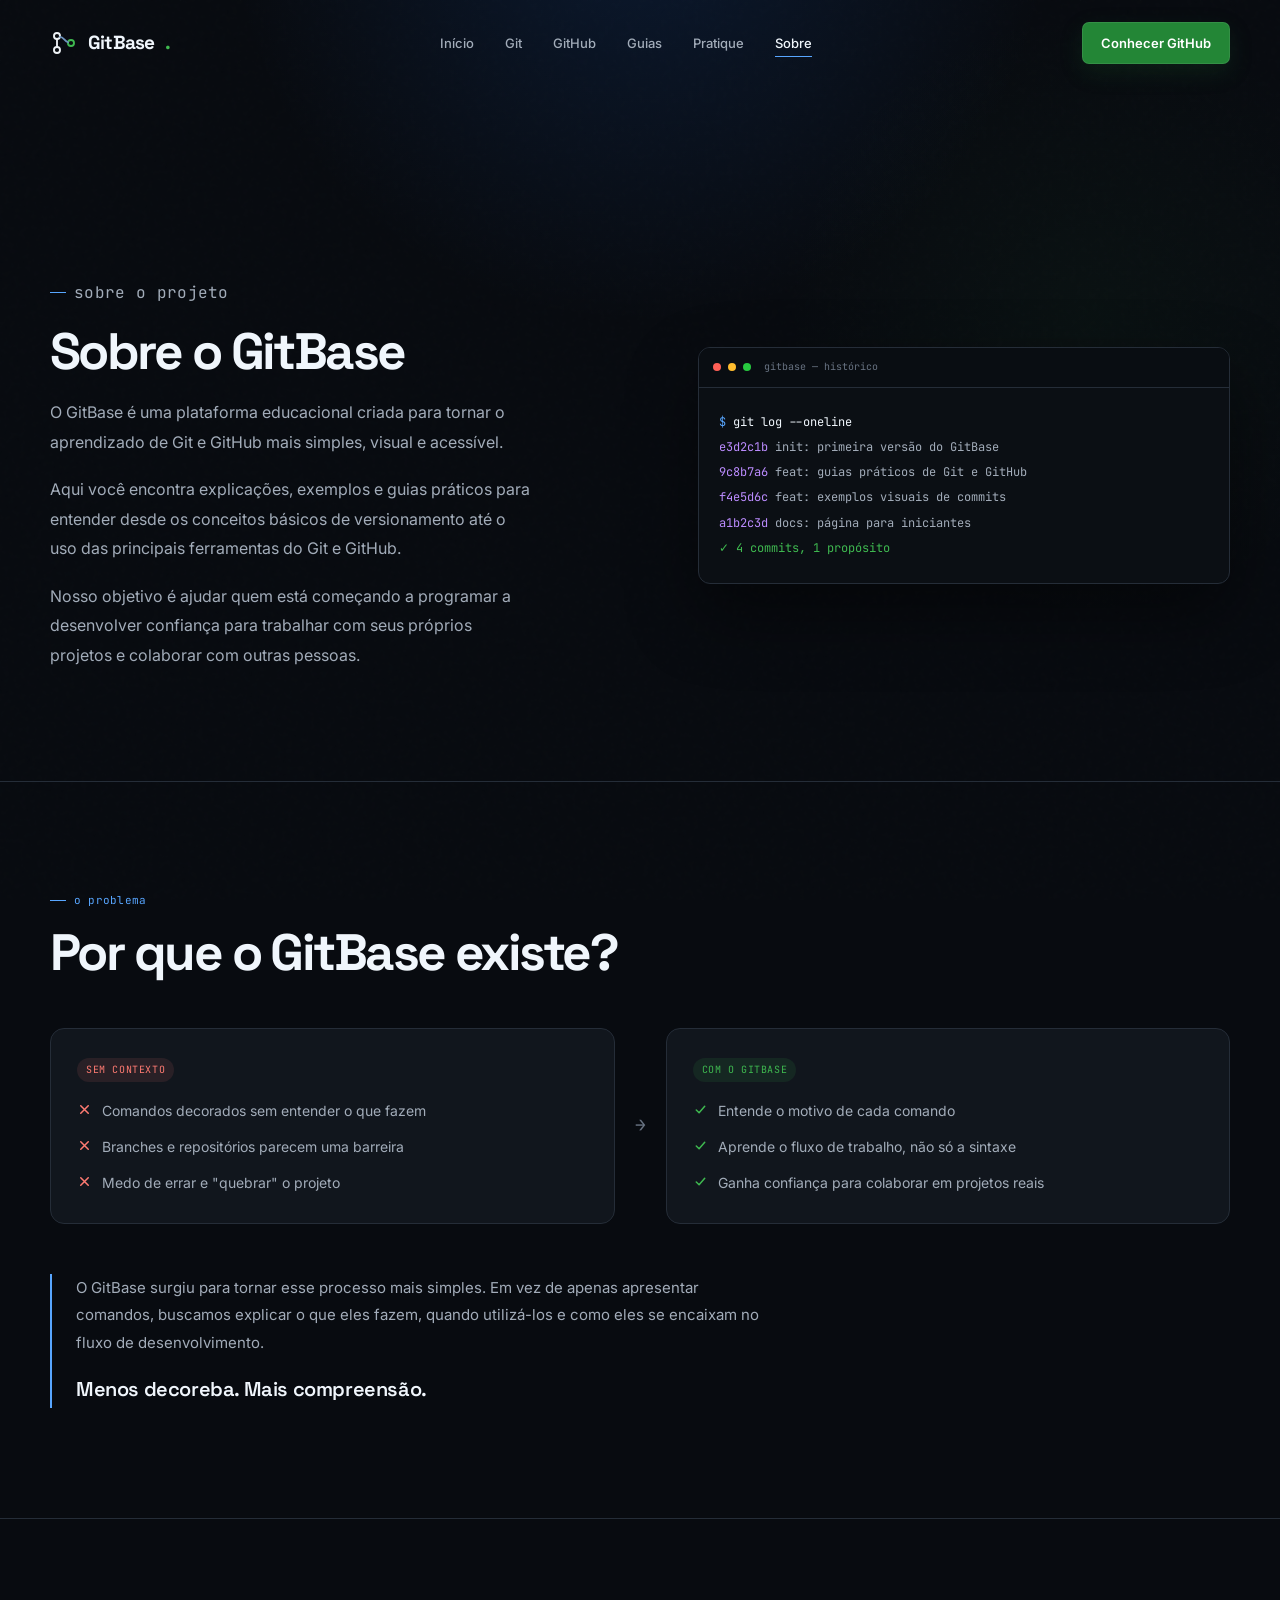
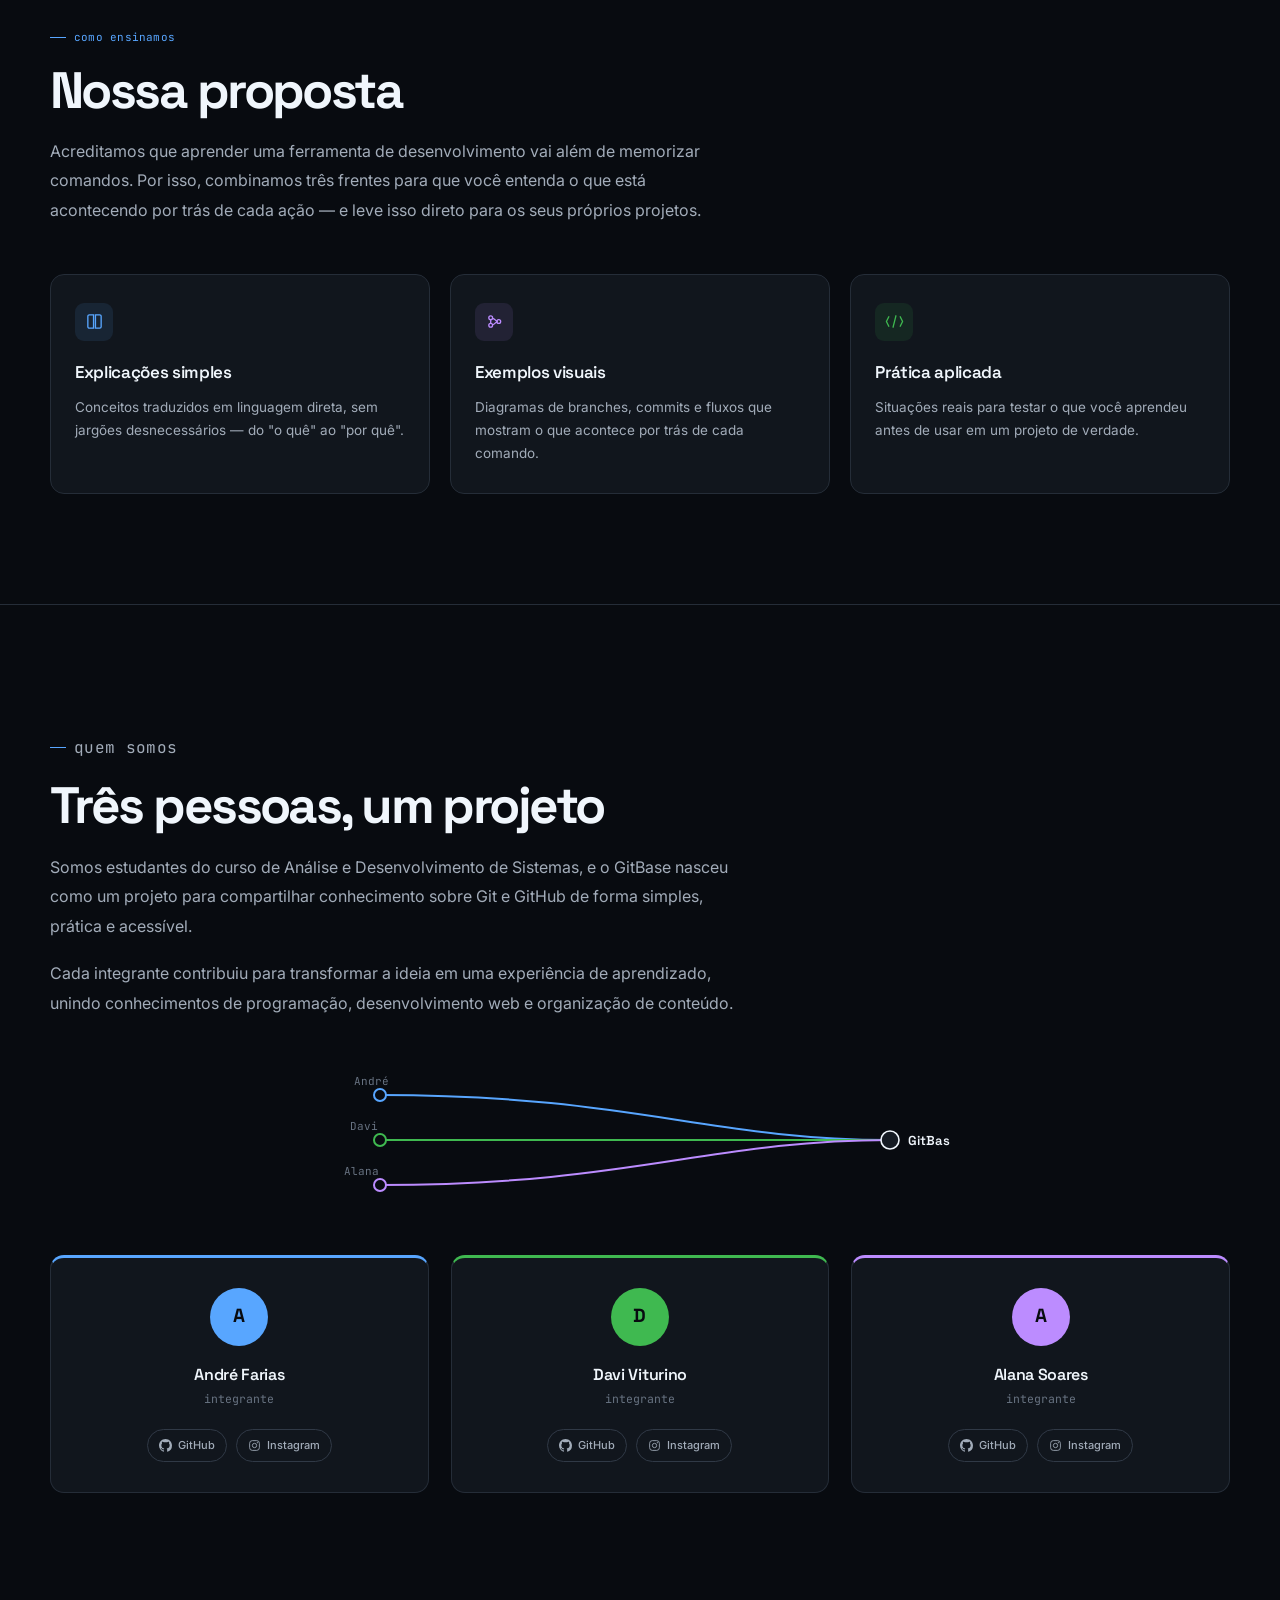
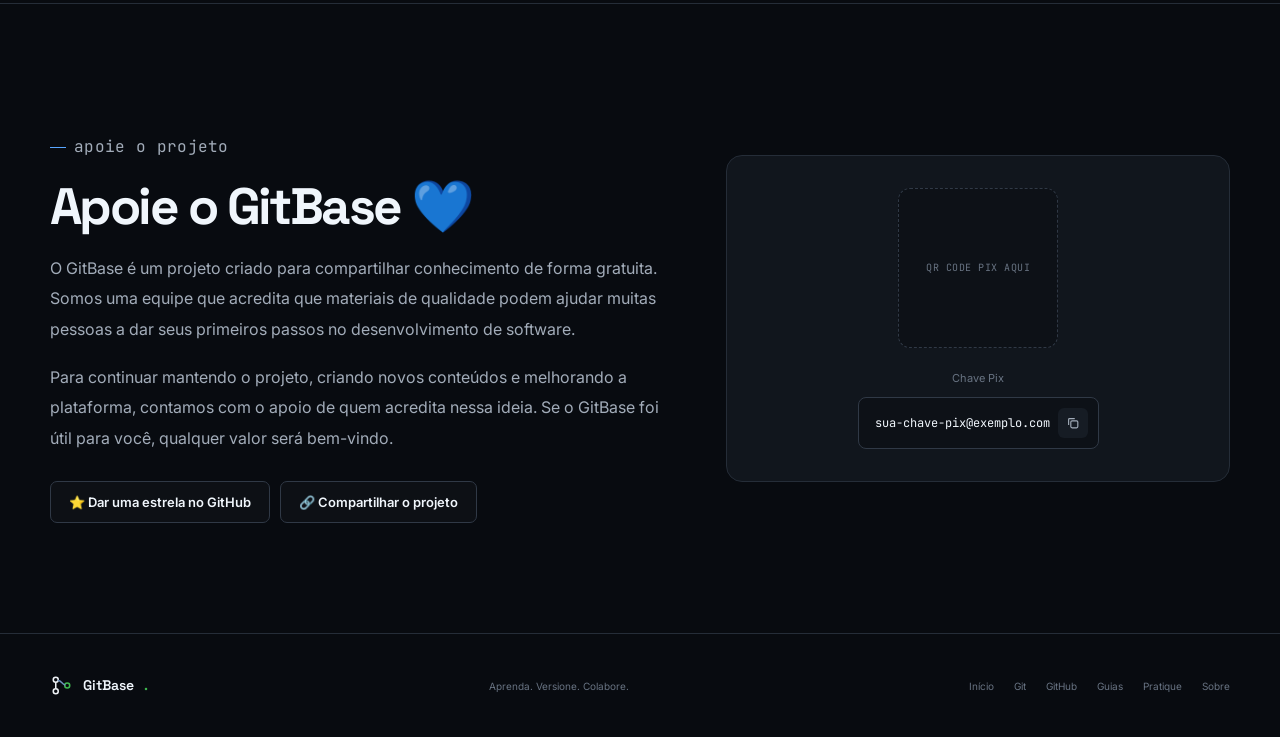
<file: modelos/page_sobre/claude.html>
<!doctype html>
<html lang="pt-BR">
  <head>
    <meta charset="UTF-8" />
    <meta name="viewport" content="width=device-width, initial-scale=1.0" />

    <title>Sobre o GitBase — Aprenda. Versione. Colabore.</title>

    <meta
      name="description"
      content="Conheça o GitBase: o que é, por que existe e quem está por trás do projeto."
    />

    <link rel="preconnect" href="https://fonts.googleapis.com" />
    <link rel="preconnect" href="https://fonts.gstatic.com" crossorigin />

    <link
      href="https://fonts.googleapis.com/css2?family=Inter:wght@400;500;600;700;800&family=JetBrains+Mono:wght@400;500;600&family=Space+Grotesk:wght@400;500;600;700&display=swap"
      rel="stylesheet"
    />

    <style>
      /* =========================================================
       ROOT (idêntico à Home)
    ========================================================= */

      :root {
        --bg: #080b10;
        --bg-soft: #0d1117;
        --surface: #11161d;
        --surface-2: #161c24;
        --card: #151b23;

        --border: #252d38;
        --border-light: #303946;

        --text: #f0f6fc;
        --text-2: #a2acb9;
        --text-3: #687382;

        --blue: #58a6ff;
        --blue-2: #1f6feb;

        --green: #3fb950;
        --green-2: #238636;

        --purple: #bc8cff;
        --orange: #f0883e;
        --red: #ff7b72;

        --display: "Space Grotesk", sans-serif;
        --sans: "Inter", sans-serif;
        --mono: "JetBrains Mono", monospace;

        --container: 1180px;

        --ease: cubic-bezier(0.16, 1, 0.3, 1);
      }

      /* =========================================================
       RESET
    ========================================================= */

      * {
        margin: 0;
        padding: 0;
        box-sizing: border-box;
      }

      html {
        scroll-behavior: smooth;
        color-scheme: dark;
      }

      body {
        background: var(--bg);
        color: var(--text);
        font-family: var(--sans);
        line-height: 1.6;
        overflow-x: hidden;
        -webkit-font-smoothing: antialiased;
      }

      body.menu-open {
        overflow: hidden;
      }

      a {
        color: inherit;
        text-decoration: none;
      }

      button {
        font-family: inherit;
      }

      .container {
        width: min(var(--container), calc(100% - 64px));
        margin: auto;
      }

      /* =========================================================
       GLOBAL BACKGROUND (idêntico à Home)
    ========================================================= */

      .page-bg {
        position: fixed;
        inset: 0;
        z-index: -5;
        pointer-events: none;

        background:
          radial-gradient(
            circle at 50% -10%,
            rgba(31, 111, 235, 0.14),
            transparent 35%
          ),
          radial-gradient(
            circle at 85% 35%,
            rgba(63, 185, 80, 0.04),
            transparent 25%
          ),
          var(--bg);
      }

      .grid-bg {
        position: fixed;
        inset: 0;
        z-index: -4;
        opacity: 0.28;
        pointer-events: none;

        background-image:
          linear-gradient(rgba(255, 255, 255, 0.025) 1px, transparent 1px),
          linear-gradient(
            90deg,
            rgba(255, 255, 255, 0.025) 1px,
            transparent 1px
          );

        background-size: 60px 60px;
        mask-image: linear-gradient(to bottom, black, transparent 85%);
      }

      .noise {
        position: fixed;
        inset: 0;
        z-index: -3;
        opacity: 0.025;
        pointer-events: none;

        background-image: url("data:image/svg+xml,%3Csvg viewBox='0 0 180 180' xmlns='http://www.w3.org/2000/svg'%3E%3Cfilter id='n'%3E%3CfeTurbulence type='fractalNoise' baseFrequency='.9' numOctaves='3' stitchTiles='stitch'/%3E%3C/filter%3E%3Crect width='100%25' height='100%25' filter='url(%23n)' opacity='.5'/%3E%3C/svg%3E");
      }

      /* =========================================================
       NAVBAR (idêntico à Home)
    ========================================================= */

      .navbar {
        position: fixed;
        top: 0;
        left: 0;
        right: 0;
        z-index: 1000;
        padding: 22px 0;
        border-bottom: 1px solid transparent;

        transition:
          padding 0.35s var(--ease),
          background 0.35s ease,
          border 0.35s ease,
          backdrop-filter 0.35s ease;
      }

      .navbar.scrolled {
        padding: 13px 0;
        background: rgba(8, 11, 16, 0.76);
        backdrop-filter: blur(18px) saturate(140%);
        -webkit-backdrop-filter: blur(18px) saturate(140%);
        border-color: var(--border);
      }

      .nav-inner {
        display: flex;
        align-items: center;
        justify-content: space-between;
      }

      .logo {
        display: flex;
        align-items: center;
        gap: 10px;
        font-family: var(--display);
        font-weight: 700;
        font-size: 19px;
        letter-spacing: -0.04em;
      }

      .logo-mark {
        width: 28px;
        height: 28px;
      }

      .logo-dot {
        color: var(--green);
      }

      .nav-links {
        display: flex;
        gap: 31px;
        list-style: none;
      }

      .nav-links a {
        position: relative;
        color: var(--text-2);
        font-size: 13px;
        font-weight: 500;
        transition: color 0.25s ease;
      }

      .nav-links a::after {
        content: "";
        position: absolute;
        left: 0;
        bottom: -6px;
        width: 0;
        height: 1px;
        background: var(--blue);
        transition: width 0.25s ease;
      }

      .nav-links a:hover {
        color: var(--text);
      }

      .nav-links a:hover::after {
        width: 100%;
      }

      .nav-links a.active {
        color: var(--text);
      }

      .nav-links a.active::after {
        width: 100%;
      }

      .nav-actions {
        display: flex;
        align-items: center;
        gap: 12px;
      }

      .btn {
        display: inline-flex;
        align-items: center;
        justify-content: center;
        min-height: 42px;
        padding: 0 18px;
        border-radius: 7px;
        font-size: 13px;
        font-weight: 600;
        border: 1px solid transparent;
        cursor: pointer;

        transition:
          transform 0.25s var(--ease),
          background 0.25s ease,
          border 0.25s ease,
          box-shadow 0.25s ease;
      }

      .btn:hover {
        transform: translateY(-2px);
      }

      .btn-primary {
        background: var(--green-2);
        color: white;
        border-color: rgba(255, 255, 255, 0.08);
        box-shadow: 0 8px 25px rgba(35, 134, 54, 0.15);
      }

      .btn-primary:hover {
        background: #2ea043;
        box-shadow: 0 12px 30px rgba(35, 134, 54, 0.25);
      }

      .btn-secondary {
        background: rgba(255, 255, 255, 0.025);
        border-color: var(--border-light);
        color: var(--text);
      }

      .btn-secondary:hover {
        background: var(--surface-2);
      }

      .hamburger {
        display: none;
        width: 42px;
        height: 42px;
        border: 1px solid var(--border);
        background: var(--surface);
        border-radius: 7px;
        cursor: pointer;
      }

      .hamburger span {
        display: block;
        width: 18px;
        height: 2px;
        margin: 4px auto;
        background: var(--text);
        transition: 0.25s ease;
      }

      /* =========================================================
       MOBILE MENU (idêntico à Home)
    ========================================================= */

      .mobile-menu {
        position: fixed;
        inset: 0;
        z-index: 999;
        display: none;
        flex-direction: column;
        align-items: center;
        justify-content: center;
        gap: 25px;
        background: rgba(8, 11, 16, 0.97);
        backdrop-filter: blur(20px);
      }

      .mobile-menu.active {
        display: flex;
      }

      .mobile-menu a {
        font-family: var(--display);
        font-size: 25px;
        color: var(--text-2);
      }

      .mobile-menu a:hover {
        color: var(--text);
      }

      /* =========================================================
       FOOTER (idêntico à Home)
    ========================================================= */

      footer {
        padding: 40px 0;
        border-top: 1px solid var(--border);
      }

      .footer-inner {
        display: flex;
        align-items: center;
        justify-content: space-between;
        gap: 30px;
      }

      .footer-brand {
        display: flex;
        align-items: center;
        gap: 10px;
        font-family: var(--display);
        font-weight: 600;
        font-size: 14px;
      }

      .footer-brand span {
        color: var(--green);
      }

      .footer-copy {
        color: var(--text-3);
        font-size: 10px;
      }

      .footer-links {
        display: flex;
        gap: 20px;
        font-size: 10px;
        color: var(--text-3);
      }

      .footer-links a:hover {
        color: var(--text);
      }

      /* =========================================================
       REVEAL (idêntico à Home)
    ========================================================= */

      .reveal {
        opacity: 0;
        transform: translateY(35px);
        transition:
          opacity 0.8s ease,
          transform 0.8s var(--ease);
      }

      .reveal.visible {
        opacity: 1;
        transform: translateY(0);
      }

      /* =========================================================
       PÁGINA SOBRE
    ========================================================= */

      main {
        padding-top: 150px;
      }

      .about-section {
        padding: 110px 0;
      }

      .about-section + .about-section {
        border-top: 1px solid var(--border);
      }

      .about-kicker {
        display: flex;
        align-items: center;
        gap: 8px;
        color: var(--blue);
        font-family: var(--mono);
        font-size: 11px;
        letter-spacing: 0.02em;
        margin-bottom: 16px;
      }

      .about-kicker::before {
        content: "";
        width: 16px;
        height: 1px;
        background: var(--blue);
      }

      .about-title {
        font-family: var(--display);
        font-size: clamp(2.1rem, 4.2vw, 3.2rem);
        line-height: 1.1;
        letter-spacing: -0.05em;
        max-width: 640px;
      }

      /* ---------------------------------------------------------
         1. APRESENTAÇÃO — texto + mini log de commits
      --------------------------------------------------------- */

      .intro-grid {
        display: grid;
        grid-template-columns: 1.05fr 0.95fr;
        gap: 60px;
        align-items: center;
      }

      .intro-grid p {
        color: var(--text-2);
        font-size: 16px;
        line-height: 1.85;
        margin-top: 18px;
        max-width: 480px;
      }

      .mini-terminal {
        border: 1px solid var(--border);
        border-radius: 12px;
        background: #0b0f14;
        overflow: hidden;
        box-shadow: 0 30px 70px rgba(0, 0, 0, 0.45);
      }

      .mini-terminal-head {
        display: flex;
        align-items: center;
        gap: 7px;
        height: 40px;
        padding: 0 14px;
        background: #090d12;
        border-bottom: 1px solid var(--border);
      }

      .mini-terminal-dot {
        width: 8px;
        height: 8px;
        border-radius: 50%;
      }

      .mini-terminal-dot.r {
        background: #ff5f56;
      }
      .mini-terminal-dot.y {
        background: #ffbd2e;
      }
      .mini-terminal-dot.g {
        background: #27c93f;
      }

      .mini-terminal-title {
        margin-left: 6px;
        color: var(--text-3);
        font-family: var(--mono);
        font-size: 10px;
      }

      .mini-terminal-body {
        padding: 22px 20px;
        font-family: var(--mono);
        font-size: 12px;
        line-height: 2.1;
      }

      .mini-terminal-body .cmd {
        color: var(--blue);
      }
      .mini-terminal-body .hash {
        color: var(--purple);
      }
      .mini-terminal-body .msg {
        color: var(--text-2);
      }
      .mini-terminal-body .ok {
        color: var(--green);
      }

      /* ---------------------------------------------------------
         2. POR QUE EXISTE — comparativo antes / depois
      --------------------------------------------------------- */

      .why-compare {
        display: grid;
        grid-template-columns: 1fr auto 1fr;
        gap: 20px;
        align-items: stretch;
        margin: 46px 0 50px;
      }

      .why-card {
        padding: 26px 26px 28px;
        border: 1px solid var(--border);
        border-radius: 14px;
        background: var(--surface);
      }

      .why-card-tag {
        display: inline-block;
        font-family: var(--mono);
        font-size: 10px;
        letter-spacing: 0.06em;
        padding: 4px 9px;
        border-radius: 999px;
        margin-bottom: 18px;
      }

      .why-card.without .why-card-tag {
        color: var(--red);
        background: rgba(255, 123, 114, 0.1);
      }

      .why-card.with .why-card-tag {
        color: var(--green);
        background: rgba(63, 185, 80, 0.1);
      }

      .why-card ul {
        list-style: none;
      }

      .why-card li {
        display: flex;
        align-items: flex-start;
        gap: 10px;
        color: var(--text-2);
        font-size: 14px;
        line-height: 1.6;
        margin-bottom: 14px;
      }

      .why-card li:last-child {
        margin-bottom: 0;
      }

      .why-card li svg {
        width: 15px;
        height: 15px;
        flex-shrink: 0;
        margin-top: 2px;
      }

      .why-arrow {
        display: flex;
        align-items: center;
        justify-content: center;
        color: var(--text-3);
        font-family: var(--mono);
        font-size: 18px;
      }

      blockquote.why-quote {
        margin: 0;
        padding-left: 24px;
        border-left: 2px solid var(--blue);
        color: var(--text-2);
        font-size: 15px;
        line-height: 1.85;
        max-width: 720px;
      }

      blockquote.why-quote p {
        margin-bottom: 14px;
      }

      blockquote.why-quote p:last-child {
        margin-bottom: 0;
        color: var(--text);
        font-weight: 600;
        font-family: var(--display);
        font-size: 20px;
        letter-spacing: -0.02em;
      }

      /* ---------------------------------------------------------
         3. NOSSA PROPOSTA — pilares com ícones
      --------------------------------------------------------- */

      .proposal-lead {
        max-width: 680px;
        color: var(--text-2);
        font-size: 16px;
        line-height: 1.85;
        margin-top: 18px;
        margin-bottom: 48px;
      }

      .pillars {
        display: grid;
        grid-template-columns: repeat(3, 1fr);
        gap: 20px;
      }

      .pillar {
        padding: 28px 24px;
        border: 1px solid var(--border);
        border-radius: 14px;
        background: var(--surface);
      }

      .pillar-icon {
        width: 38px;
        height: 38px;
        display: flex;
        align-items: center;
        justify-content: center;
        border-radius: 9px;
        margin-bottom: 18px;
      }

      .pillar-icon svg {
        width: 19px;
        height: 19px;
      }

      .pillar:nth-child(1) .pillar-icon {
        background: rgba(88, 166, 255, 0.1);
        color: var(--blue);
      }
      .pillar:nth-child(2) .pillar-icon {
        background: rgba(188, 140, 255, 0.1);
        color: var(--purple);
      }
      .pillar:nth-child(3) .pillar-icon {
        background: rgba(63, 185, 80, 0.1);
        color: var(--green);
      }

      .pillar h3 {
        font-family: var(--display);
        font-size: 17px;
        font-weight: 600;
        letter-spacing: -0.02em;
        margin-bottom: 10px;
      }

      .pillar p {
        color: var(--text-2);
        font-size: 13.5px;
        line-height: 1.7;
      }

      /* ---------------------------------------------------------
         4. QUEM SOMOS — diagrama de merge + cards
      --------------------------------------------------------- */

      .team-intro {
        max-width: 700px;
        margin-bottom: 20px;
      }

      .team-intro p {
        color: var(--text-2);
        font-size: 16px;
        line-height: 1.85;
        margin-top: 18px;
      }

      .merge-diagram {
        width: 100%;
        max-width: 620px;
        margin: 46px auto 10px;
        display: block;
      }

      .merge-diagram text {
        font-family: var(--mono);
        font-size: 11px;
        fill: var(--text-3);
      }

      .merge-diagram .end-label {
        font-family: var(--display);
        font-weight: 600;
        font-size: 13px;
        fill: var(--text);
      }

      .team-grid {
        display: grid;
        grid-template-columns: repeat(3, 1fr);
        gap: 22px;
        margin-top: 40px;
      }

      .team-card {
        border: 1px solid var(--border);
        border-top: 3px solid var(--border);
        border-radius: 14px;
        background: var(--surface);
        text-align: center;
        padding: 30px 24px;

        transition:
          border-color 0.25s ease,
          transform 0.25s var(--ease);
      }

      .team-card:hover {
        transform: translateY(-4px);
      }

      .team-card.blue {
        border-top-color: var(--blue);
      }
      .team-card.green {
        border-top-color: var(--green);
      }
      .team-card.purple {
        border-top-color: var(--purple);
      }

      .team-avatar {
        width: 58px;
        height: 58px;
        margin: 0 auto 16px;
        border-radius: 50%;
        display: flex;
        align-items: center;
        justify-content: center;
        font-family: var(--display);
        font-weight: 700;
        font-size: 19px;
        color: var(--bg);
      }

      .team-card.blue .team-avatar {
        background: var(--blue);
      }
      .team-card.green .team-avatar {
        background: var(--green);
      }
      .team-card.purple .team-avatar {
        background: var(--purple);
      }

      .team-name {
        font-family: var(--display);
        font-weight: 600;
        font-size: 16px;
        letter-spacing: -0.02em;
        margin-bottom: 3px;
      }

      .team-role {
        color: var(--text-3);
        font-size: 11.5px;
        font-family: var(--mono);
        margin-bottom: 20px;
      }

      .team-links {
        display: flex;
        justify-content: center;
        gap: 9px;
      }

      .team-links a {
        display: inline-flex;
        align-items: center;
        gap: 6px;
        padding: 7px 11px;
        border: 1px solid var(--border-light);
        border-radius: 999px;
        font-size: 11px;
        font-weight: 500;
        color: var(--text-2);

        transition:
          color 0.2s ease,
          border-color 0.2s ease,
          background 0.2s ease;
      }

      .team-links a:hover {
        color: var(--text);
        border-color: var(--text-3);
        background: var(--surface-2);
      }

      .team-links svg {
        width: 13px;
        height: 13px;
      }

      /* ---------------------------------------------------------
         5. APOIE O GITBASE
      --------------------------------------------------------- */

      .support {
        display: grid;
        grid-template-columns: 1.1fr 0.9fr;
        gap: 60px;
        align-items: center;
      }

      .support-text p {
        color: var(--text-2);
        font-size: 16px;
        line-height: 1.9;
        margin-top: 18px;
      }

      .support-extra {
        display: flex;
        gap: 10px;
        margin-top: 28px;
        flex-wrap: wrap;
      }

      .support-panel {
        padding: 32px;
        border: 1px solid var(--border);
        border-radius: 16px;
        background: var(--surface);
        text-align: center;
      }

      .qr-box {
        width: 160px;
        height: 160px;
        margin: 0 auto 22px;
        display: flex;
        align-items: center;
        justify-content: center;
        border: 1px dashed var(--border-light);
        border-radius: 12px;
        background: var(--bg-soft);
        color: var(--text-3);
        font-family: var(--mono);
        font-size: 10px;
        letter-spacing: 0.05em;
        text-align: center;
        padding: 12px;
      }

      .qr-box img {
        width: 100%;
        height: 100%;
        border-radius: 10px;
        object-fit: contain;
      }

      .pix-label {
        color: var(--text-3);
        font-size: 11px;
        margin-bottom: 10px;
      }

      .pix-key-row {
        display: inline-flex;
        align-items: center;
        gap: 8px;
        padding: 10px 10px 10px 16px;
        border: 1px solid var(--border-light);
        border-radius: 8px;
        background: var(--bg-soft);
      }

      .pix-key-row span {
        font-family: var(--mono);
        font-size: 12px;
        color: var(--text);
      }

      .copy-btn {
        display: flex;
        align-items: center;
        justify-content: center;
        width: 30px;
        height: 30px;
        border: none;
        border-radius: 6px;
        background: var(--surface-2);
        color: var(--text-2);
        cursor: pointer;
        transition:
          background 0.2s ease,
          color 0.2s ease;
      }

      .copy-btn:hover {
        background: var(--border-light);
        color: var(--text);
      }

      .copy-btn svg {
        width: 14px;
        height: 14px;
      }

      /* =========================================================
       RESPONSIVE
    ========================================================= */

      @media (max-width: 900px) {
        .intro-grid {
          grid-template-columns: 1fr;
        }

        .why-compare {
          grid-template-columns: 1fr;
        }

        .why-arrow {
          transform: rotate(90deg);
          padding: 6px 0;
        }

        .pillars {
          grid-template-columns: 1fr;
        }

        .team-grid {
          grid-template-columns: 1fr;
        }

        .support {
          grid-template-columns: 1fr;
          gap: 40px;
        }

        .merge-diagram {
          display: none;
        }
      }

      @media (max-width: 760px) {
        .container {
          width: min(var(--container), calc(100% - 40px));
        }

        .nav-links,
        .nav-actions .btn {
          display: none;
        }

        .hamburger {
          display: block;
        }

        main {
          padding-top: 125px;
        }

        .about-section {
          padding: 75px 0;
        }

        .footer-inner {
          flex-direction: column;
          text-align: center;
        }

        .footer-links {
          flex-wrap: wrap;
          justify-content: center;
        }
      }
    </style>
  </head>

  <body>
    <div class="page-bg"></div>
    <div class="grid-bg"></div>
    <div class="noise"></div>

    <!-- =========================================================
       NAVBAR
    ========================================================= -->

    <nav class="navbar" id="navbar">
      <div class="container nav-inner">
        <a href="index.html" class="logo">
          <svg class="logo-mark" viewBox="0 0 24 24" fill="none">
            <circle cx="6" cy="6" r="2.6" stroke="#eef2f6" stroke-width="1.6" />
            <circle
              cx="6"
              cy="18"
              r="2.6"
              stroke="#eef2f6"
              stroke-width="1.6"
            />
            <circle
              cx="18"
              cy="12"
              r="2.6"
              stroke="#3fb950"
              stroke-width="1.6"
            />
            <path d="M6 8.6V15.4" stroke="#eef2f6" stroke-width="1.6" />
            <path
              d="M8.6 6.8C11.5 6.8 12 9.6 15.4 11.4"
              stroke="#6e93bd"
              stroke-width="1.6"
              stroke-linecap="round"
            />
          </svg>
          GitBase<span class="logo-dot">.</span>
        </a>

        <ul class="nav-links">
          <li><a href="index.html">Início</a></li>
          <li><a href="git.html">Git</a></li>
          <li><a href="github.html">GitHub</a></li>
          <li><a href="guias.html">Guias</a></li>
          <li><a href="pratique.html">Pratique</a></li>
          <li><a href="sobre.html" class="active">Sobre</a></li>
        </ul>

        <div class="nav-actions">
          <a href="github.html" class="btn btn-primary">Conhecer GitHub</a>

          <button class="hamburger" id="hamburger" aria-label="Abrir menu">
            <span></span>
            <span></span>
            <span></span>
          </button>
        </div>
      </div>
    </nav>

    <!-- =========================================================
       MOBILE MENU
    ========================================================= -->

    <div class="mobile-menu" id="mobileMenu">
      <a href="index.html">Início</a>
      <a href="git.html">Git</a>
      <a href="github.html">GitHub</a>
      <a href="guias.html">Guias</a>
      <a href="pratique.html">Pratique</a>
      <a href="sobre.html">Sobre</a>
    </div>

    <!-- =========================================================
       CONTEÚDO — SOBRE
    ========================================================= -->

    <main>
      <!-- 1. Apresentação -->
      <section class="about-section reveal">
        <div class="container intro-grid">
          <div>
            <p class="about-kicker">sobre o projeto</p>
            <h1 class="about-title">Sobre o GitBase</h1>

            <p>
              O GitBase é uma plataforma educacional criada para tornar o
              aprendizado de Git e GitHub mais simples, visual e acessível.
            </p>

            <p>
              Aqui você encontra explicações, exemplos e guias práticos para
              entender desde os conceitos básicos de versionamento até o uso das
              principais ferramentas do Git e GitHub.
            </p>

            <p>
              Nosso objetivo é ajudar quem está começando a programar a
              desenvolver confiança para trabalhar com seus próprios projetos e
              colaborar com outras pessoas.
            </p>
          </div>

          <div class="mini-terminal">
            <div class="mini-terminal-head">
              <span class="mini-terminal-dot r"></span>
              <span class="mini-terminal-dot y"></span>
              <span class="mini-terminal-dot g"></span>
              <span class="mini-terminal-title">gitbase — histórico</span>
            </div>
            <div class="mini-terminal-body">
              <div><span class="cmd">$</span> git log --oneline</div>
              <div>
                <span class="hash">e3d2c1b</span>
                <span class="msg">init: primeira versão do GitBase</span>
              </div>
              <div>
                <span class="hash">9c8b7a6</span>
                <span class="msg">feat: guias práticos de Git e GitHub</span>
              </div>
              <div>
                <span class="hash">f4e5d6c</span>
                <span class="msg">feat: exemplos visuais de commits</span>
              </div>
              <div>
                <span class="hash">a1b2c3d</span>
                <span class="msg">docs: página para iniciantes</span>
              </div>
              <div><span class="ok">✓ 4 commits, 1 propósito</span></div>
            </div>
          </div>
        </div>
      </section>

      <!-- 2. Por que o GitBase existe -->
      <section class="about-section reveal">
        <div class="container">
          <p class="about-kicker">o problema</p>
          <h2 class="about-title">Por que o GitBase existe?</h2>

          <div class="why-compare">
            <div class="why-card without">
              <span class="why-card-tag">SEM CONTEXTO</span>
              <ul>
                <li>
                  <svg viewBox="0 0 16 16" fill="none">
                    <path
                      d="M4 4L12 12M12 4L4 12"
                      stroke="#ff7b72"
                      stroke-width="1.6"
                      stroke-linecap="round"
                    />
                  </svg>
                  Comandos decorados sem entender o que fazem
                </li>
                <li>
                  <svg viewBox="0 0 16 16" fill="none">
                    <path
                      d="M4 4L12 12M12 4L4 12"
                      stroke="#ff7b72"
                      stroke-width="1.6"
                      stroke-linecap="round"
                    />
                  </svg>
                  Branches e repositórios parecem uma barreira
                </li>
                <li>
                  <svg viewBox="0 0 16 16" fill="none">
                    <path
                      d="M4 4L12 12M12 4L4 12"
                      stroke="#ff7b72"
                      stroke-width="1.6"
                      stroke-linecap="round"
                    />
                  </svg>
                  Medo de errar e "quebrar" o projeto
                </li>
              </ul>
            </div>

            <div class="why-arrow">→</div>

            <div class="why-card with">
              <span class="why-card-tag">COM O GITBASE</span>
              <ul>
                <li>
                  <svg viewBox="0 0 16 16" fill="none">
                    <path
                      d="M3.5 8.5L6.5 11.5L12.5 4.5"
                      stroke="#3fb950"
                      stroke-width="1.6"
                      stroke-linecap="round"
                      stroke-linejoin="round"
                    />
                  </svg>
                  Entende o motivo de cada comando
                </li>
                <li>
                  <svg viewBox="0 0 16 16" fill="none">
                    <path
                      d="M3.5 8.5L6.5 11.5L12.5 4.5"
                      stroke="#3fb950"
                      stroke-width="1.6"
                      stroke-linecap="round"
                      stroke-linejoin="round"
                    />
                  </svg>
                  Aprende o fluxo de trabalho, não só a sintaxe
                </li>
                <li>
                  <svg viewBox="0 0 16 16" fill="none">
                    <path
                      d="M3.5 8.5L6.5 11.5L12.5 4.5"
                      stroke="#3fb950"
                      stroke-width="1.6"
                      stroke-linecap="round"
                      stroke-linejoin="round"
                    />
                  </svg>
                  Ganha confiança para colaborar em projetos reais
                </li>
              </ul>
            </div>
          </div>

          <blockquote class="why-quote">
            <p>
              O GitBase surgiu para tornar esse processo mais simples. Em vez de
              apenas apresentar comandos, buscamos explicar o que eles fazem,
              quando utilizá-los e como eles se encaixam no fluxo de
              desenvolvimento.
            </p>
            <p>Menos decoreba. Mais compreensão.</p>
          </blockquote>
        </div>
      </section>

      <!-- 3. Nossa proposta -->
      <section class="about-section reveal">
        <div class="container">
          <p class="about-kicker">como ensinamos</p>
          <h2 class="about-title">Nossa proposta</h2>

          <p class="proposal-lead">
            Acreditamos que aprender uma ferramenta de desenvolvimento vai além
            de memorizar comandos. Por isso, combinamos três frentes para que
            você entenda o que está acontecendo por trás de cada ação — e leve
            isso direto para os seus próprios projetos.
          </p>

          <div class="pillars">
            <div class="pillar">
              <div class="pillar-icon">
                <svg viewBox="0 0 20 20" fill="none">
                  <path
                    d="M3 4.5C3 3.7 3.7 3 4.5 3H9V17H4.5C3.7 17 3 16.3 3 15.5V4.5Z"
                    stroke="currentColor"
                    stroke-width="1.4"
                  />
                  <path
                    d="M17 4.5C17 3.7 16.3 3 15.5 3H11V17H15.5C16.3 17 17 16.3 17 15.5V4.5Z"
                    stroke="currentColor"
                    stroke-width="1.4"
                  />
                </svg>
              </div>
              <h3>Explicações simples</h3>
              <p>
                Conceitos traduzidos em linguagem direta, sem jargões
                desnecessários — do "o quê" ao "por quê".
              </p>
            </div>

            <div class="pillar">
              <div class="pillar-icon">
                <svg viewBox="0 0 20 20" fill="none">
                  <circle
                    cx="6"
                    cy="6"
                    r="2"
                    stroke="currentColor"
                    stroke-width="1.4"
                  />
                  <circle
                    cx="6"
                    cy="14"
                    r="2"
                    stroke="currentColor"
                    stroke-width="1.4"
                  />
                  <circle
                    cx="14.5"
                    cy="10"
                    r="2"
                    stroke="currentColor"
                    stroke-width="1.4"
                  />
                  <path d="M6 8V12" stroke="currentColor" stroke-width="1.4" />
                  <path
                    d="M8 6.8C10.3 6.8 10.7 9 12.7 9.7"
                    stroke="currentColor"
                    stroke-width="1.4"
                    stroke-linecap="round"
                  />
                  <path
                    d="M8 13.2C10.3 13.2 10.7 11 12.7 10.3"
                    stroke="currentColor"
                    stroke-width="1.4"
                    stroke-linecap="round"
                  />
                </svg>
              </div>
              <h3>Exemplos visuais</h3>
              <p>
                Diagramas de branches, commits e fluxos que mostram o que
                acontece por trás de cada comando.
              </p>
            </div>

            <div class="pillar">
              <div class="pillar-icon">
                <svg viewBox="0 0 20 20" fill="none">
                  <path
                    d="M4 5L1.5 10L4 15"
                    stroke="currentColor"
                    stroke-width="1.4"
                    stroke-linecap="round"
                    stroke-linejoin="round"
                  />
                  <path
                    d="M16 5L18.5 10L16 15"
                    stroke="currentColor"
                    stroke-width="1.4"
                    stroke-linecap="round"
                    stroke-linejoin="round"
                  />
                  <path
                    d="M11.5 4L8.5 16"
                    stroke="currentColor"
                    stroke-width="1.4"
                    stroke-linecap="round"
                  />
                </svg>
              </div>
              <h3>Prática aplicada</h3>
              <p>
                Situações reais para testar o que você aprendeu antes de usar em
                um projeto de verdade.
              </p>
            </div>
          </div>
        </div>
      </section>

      <!-- 4. Quem somos -->
      <section class="about-section reveal">
        <div class="container">
          <div class="team-intro">
            <p class="about-kicker">quem somos</p>
            <h2 class="about-title">Três pessoas, um projeto</h2>

            <p>
              Somos estudantes do curso de Análise e Desenvolvimento de
              Sistemas, e o GitBase nasceu como um projeto para compartilhar
              conhecimento sobre Git e GitHub de forma simples, prática e
              acessível.
            </p>

            <p>
              Cada integrante contribuiu para transformar a ideia em uma
              experiência de aprendizado, unindo conhecimentos de programação,
              desenvolvimento web e organização de conteúdo.
            </p>
          </div>

          <svg
            class="merge-diagram"
            viewBox="0 0 620 150"
            fill="none"
            xmlns="http://www.w3.org/2000/svg"
          >
            <path
              d="M50 30 C 300 30, 380 75, 560 75"
              stroke="#58a6ff"
              stroke-width="2"
            />
            <path d="M50 75 L560 75" stroke="#3fb950" stroke-width="2" />
            <path
              d="M50 120 C 300 120, 380 75, 560 75"
              stroke="#bc8cff"
              stroke-width="2"
            />

            <circle
              cx="50"
              cy="30"
              r="6"
              fill="#080b10"
              stroke="#58a6ff"
              stroke-width="2"
            />
            <circle
              cx="50"
              cy="75"
              r="6"
              fill="#080b10"
              stroke="#3fb950"
              stroke-width="2"
            />
            <circle
              cx="50"
              cy="120"
              r="6"
              fill="#080b10"
              stroke="#bc8cff"
              stroke-width="2"
            />

            <text x="24" y="20">André</text>
            <text x="20" y="65">Davi</text>
            <text x="14" y="110">Alana</text>

            <circle
              cx="560"
              cy="75"
              r="9"
              fill="#151b23"
              stroke="#f0f6fc"
              stroke-width="1.6"
            />
            <text class="end-label" x="578" y="80">GitBase</text>
          </svg>

          <div class="team-grid">
            <div class="team-card blue">
              <div class="team-avatar">A</div>
              <div class="team-name">André Farias</div>
              <div class="team-role">integrante</div>
              <div class="team-links">
                <a href="https://github.com/" target="_blank" rel="noopener">
                  <svg viewBox="0 0 16 16" fill="currentColor">
                    <path
                      d="M8 0C3.58 0 0 3.58 0 8c0 3.54 2.29 6.53 5.47 7.59.4.07.55-.17.55-.38 0-.19-.01-.82-.01-1.49-2.01.37-2.53-.49-2.69-.94-.09-.23-.48-.94-.82-1.13-.28-.15-.68-.52-.01-.53.63-.01 1.08.58 1.23.82.72 1.21 1.87.87 2.33.66.07-.52.28-.87.51-1.07-1.78-.2-3.64-.89-3.64-3.95 0-.87.31-1.59.82-2.15-.08-.2-.36-1.02.08-2.12 0 0 .67-.21 2.2.82.64-.18 1.32-.27 2-.27.68 0 1.36.09 2 .27 1.53-1.04 2.2-.82 2.2-.82.44 1.1.16 1.92.08 2.12.51.56.82 1.27.82 2.15 0 3.07-1.87 3.75-3.65 3.95.29.25.54.73.54 1.48 0 1.07-.01 1.93-.01 2.2 0 .21.15.46.55.38A8.01 8.01 0 0 0 16 8c0-4.42-3.58-8-8-8Z"
                    />
                  </svg>
                  GitHub
                </a>
                <a href="https://instagram.com/" target="_blank" rel="noopener">
                  <svg viewBox="0 0 24 24" fill="none">
                    <rect
                      x="3"
                      y="3"
                      width="18"
                      height="18"
                      rx="5"
                      stroke="currentColor"
                      stroke-width="1.6"
                    />
                    <circle
                      cx="12"
                      cy="12"
                      r="4"
                      stroke="currentColor"
                      stroke-width="1.6"
                    />
                    <circle cx="17.2" cy="6.8" r="1.1" fill="currentColor" />
                  </svg>
                  Instagram
                </a>
              </div>
            </div>

            <div class="team-card green">
              <div class="team-avatar">D</div>
              <div class="team-name">Davi Viturino</div>
              <div class="team-role">integrante</div>
              <div class="team-links">
                <a href="https://github.com/" target="_blank" rel="noopener">
                  <svg viewBox="0 0 16 16" fill="currentColor">
                    <path
                      d="M8 0C3.58 0 0 3.58 0 8c0 3.54 2.29 6.53 5.47 7.59.4.07.55-.17.55-.38 0-.19-.01-.82-.01-1.49-2.01.37-2.53-.49-2.69-.94-.09-.23-.48-.94-.82-1.13-.28-.15-.68-.52-.01-.53.63-.01 1.08.58 1.23.82.72 1.21 1.87.87 2.33.66.07-.52.28-.87.51-1.07-1.78-.2-3.64-.89-3.64-3.95 0-.87.31-1.59.82-2.15-.08-.2-.36-1.02.08-2.12 0 0 .67-.21 2.2.82.64-.18 1.32-.27 2-.27.68 0 1.36.09 2 .27 1.53-1.04 2.2-.82 2.2-.82.44 1.1.16 1.92.08 2.12.51.56.82 1.27.82 2.15 0 3.07-1.87 3.75-3.65 3.95.29.25.54.73.54 1.48 0 1.07-.01 1.93-.01 2.2 0 .21.15.46.55.38A8.01 8.01 0 0 0 16 8c0-4.42-3.58-8-8-8Z"
                    />
                  </svg>
                  GitHub
                </a>
                <a href="https://instagram.com/" target="_blank" rel="noopener">
                  <svg viewBox="0 0 24 24" fill="none">
                    <rect
                      x="3"
                      y="3"
                      width="18"
                      height="18"
                      rx="5"
                      stroke="currentColor"
                      stroke-width="1.6"
                    />
                    <circle
                      cx="12"
                      cy="12"
                      r="4"
                      stroke="currentColor"
                      stroke-width="1.6"
                    />
                    <circle cx="17.2" cy="6.8" r="1.1" fill="currentColor" />
                  </svg>
                  Instagram
                </a>
              </div>
            </div>

            <div class="team-card purple">
              <div class="team-avatar">A</div>
              <div class="team-name">Alana Soares</div>
              <div class="team-role">integrante</div>
              <div class="team-links">
                <a href="https://github.com/" target="_blank" rel="noopener">
                  <svg viewBox="0 0 16 16" fill="currentColor">
                    <path
                      d="M8 0C3.58 0 0 3.58 0 8c0 3.54 2.29 6.53 5.47 7.59.4.07.55-.17.55-.38 0-.19-.01-.82-.01-1.49-2.01.37-2.53-.49-2.69-.94-.09-.23-.48-.94-.82-1.13-.28-.15-.68-.52-.01-.53.63-.01 1.08.58 1.23.82.72 1.21 1.87.87 2.33.66.07-.52.28-.87.51-1.07-1.78-.2-3.64-.89-3.64-3.95 0-.87.31-1.59.82-2.15-.08-.2-.36-1.02.08-2.12 0 0 .67-.21 2.2.82.64-.18 1.32-.27 2-.27.68 0 1.36.09 2 .27 1.53-1.04 2.2-.82 2.2-.82.44 1.1.16 1.92.08 2.12.51.56.82 1.27.82 2.15 0 3.07-1.87 3.75-3.65 3.95.29.25.54.73.54 1.48 0 1.07-.01 1.93-.01 2.2 0 .21.15.46.55.38A8.01 8.01 0 0 0 16 8c0-4.42-3.58-8-8-8Z"
                    />
                  </svg>
                  GitHub
                </a>
                <a href="https://instagram.com/" target="_blank" rel="noopener">
                  <svg viewBox="0 0 24 24" fill="none">
                    <rect
                      x="3"
                      y="3"
                      width="18"
                      height="18"
                      rx="5"
                      stroke="currentColor"
                      stroke-width="1.6"
                    />
                    <circle
                      cx="12"
                      cy="12"
                      r="4"
                      stroke="currentColor"
                      stroke-width="1.6"
                    />
                    <circle cx="17.2" cy="6.8" r="1.1" fill="currentColor" />
                  </svg>
                  Instagram
                </a>
              </div>
            </div>
          </div>
        </div>
      </section>

      <!-- 5. Apoie o GitBase -->
      <section class="about-section reveal">
        <div class="container support">
          <div class="support-text">
            <p class="about-kicker">apoie o projeto</p>
            <h2 class="about-title">Apoie o GitBase 💙</h2>

            <p>
              O GitBase é um projeto criado para compartilhar conhecimento de
              forma gratuita. Somos uma equipe que acredita que materiais de
              qualidade podem ajudar muitas pessoas a dar seus primeiros passos
              no desenvolvimento de software.
            </p>

            <p>
              Para continuar mantendo o projeto, criando novos conteúdos e
              melhorando a plataforma, contamos com o apoio de quem acredita
              nessa ideia. Se o GitBase foi útil para você, qualquer valor será
              bem-vindo.
            </p>

            <div class="support-extra">
              <a
                href="https://github.com/"
                target="_blank"
                rel="noopener"
                class="btn btn-secondary"
              >
                ⭐ Dar uma estrela no GitHub
              </a>
              <a href="index.html" class="btn btn-secondary">
                🔗 Compartilhar o projeto
              </a>
            </div>
          </div>

          <div class="support-panel">
            <div class="qr-box">
              <!-- Substitua pela imagem real do QR Code do Pix -->
              QR CODE PIX AQUI
            </div>

            <div class="pix-label">Chave Pix</div>
            <div class="pix-key-row">
              <span id="pixKey">sua-chave-pix@exemplo.com</span>
              <button
                class="copy-btn"
                id="copyPixBtn"
                aria-label="Copiar chave Pix"
              >
                <svg viewBox="0 0 16 16" fill="none">
                  <rect
                    x="5.5"
                    y="5.5"
                    width="8"
                    height="8"
                    rx="1.4"
                    stroke="currentColor"
                    stroke-width="1.3"
                  />
                  <path
                    d="M3 10.2V3.9C3 3.4 3.4 3 3.9 3H10"
                    stroke="currentColor"
                    stroke-width="1.3"
                  />
                </svg>
              </button>
            </div>
          </div>
        </div>
      </section>
    </main>

    <!-- =========================================================
       FOOTER
    ========================================================= -->

    <footer>
      <div class="container footer-inner">
        <div class="footer-brand">
          <svg width="23" height="23" viewBox="0 0 24 24" fill="none">
            <circle cx="6" cy="6" r="2.6" stroke="#eef2f6" stroke-width="1.6" />
            <circle
              cx="6"
              cy="18"
              r="2.6"
              stroke="#eef2f6"
              stroke-width="1.6"
            />
            <circle
              cx="18"
              cy="12"
              r="2.6"
              stroke="#3fb950"
              stroke-width="1.6"
            />
            <path d="M6 8.6V15.4" stroke="#eef2f6" stroke-width="1.6" />
            <path
              d="M8.6 6.8C11.5 6.8 12 9.6 15.4 11.4"
              stroke="#6e93bd"
              stroke-width="1.6"
              stroke-linecap="round"
            />
          </svg>
          GitBase<span>.</span>
        </div>

        <div class="footer-copy">Aprenda. Versione. Colabore.</div>

        <div class="footer-links">
          <a href="index.html">Início</a>
          <a href="git.html">Git</a>
          <a href="github.html">GitHub</a>
          <a href="guias.html">Guias</a>
          <a href="pratique.html">Pratique</a>
          <a href="sobre.html">Sobre</a>
        </div>
      </div>
    </footer>

    <!-- =========================================================
       JAVASCRIPT
    ========================================================= -->

    <script>
      /* NAVBAR */
      const navbar = document.getElementById("navbar");

      window.addEventListener(
        "scroll",
        () => {
          if (window.scrollY > 40) {
            navbar.classList.add("scrolled");
          } else {
            navbar.classList.remove("scrolled");
          }
        },
        { passive: true },
      );

      /* MOBILE MENU */
      const hamburger = document.getElementById("hamburger");
      const mobileMenu = document.getElementById("mobileMenu");

      hamburger.addEventListener("click", () => {
        mobileMenu.classList.toggle("active");
        document.body.classList.toggle("menu-open");
      });

      document.querySelectorAll(".mobile-menu a").forEach((link) => {
        link.addEventListener("click", () => {
          mobileMenu.classList.remove("active");
          document.body.classList.remove("menu-open");
        });
      });

      /* SCROLL REVEAL */
      const revealElements = document.querySelectorAll(".reveal");

      const observer = new IntersectionObserver(
        (entries) => {
          entries.forEach((entry) => {
            if (entry.isIntersecting) {
              entry.target.classList.add("visible");
              observer.unobserve(entry.target);
            }
          });
        },
        { threshold: 0.12 },
      );

      revealElements.forEach((element) => observer.observe(element));

      /* COPIAR CHAVE PIX */
      const copyBtn = document.getElementById("copyPixBtn");
      const pixKeyEl = document.getElementById("pixKey");

      copyBtn.addEventListener("click", () => {
        navigator.clipboard.writeText(pixKeyEl.textContent.trim()).then(() => {
          const original = copyBtn.innerHTML;
          copyBtn.innerHTML =
            '<svg viewBox="0 0 16 16" fill="none"><path d="M3.5 8.5L6.5 11.5L12.5 4.5" stroke="#3fb950" stroke-width="1.6" stroke-linecap="round" stroke-linejoin="round"/></svg>';
          setTimeout(() => {
            copyBtn.innerHTML = original;
          }, 1500);
        });
      });
    </script>
  </body>
</html>
</file>
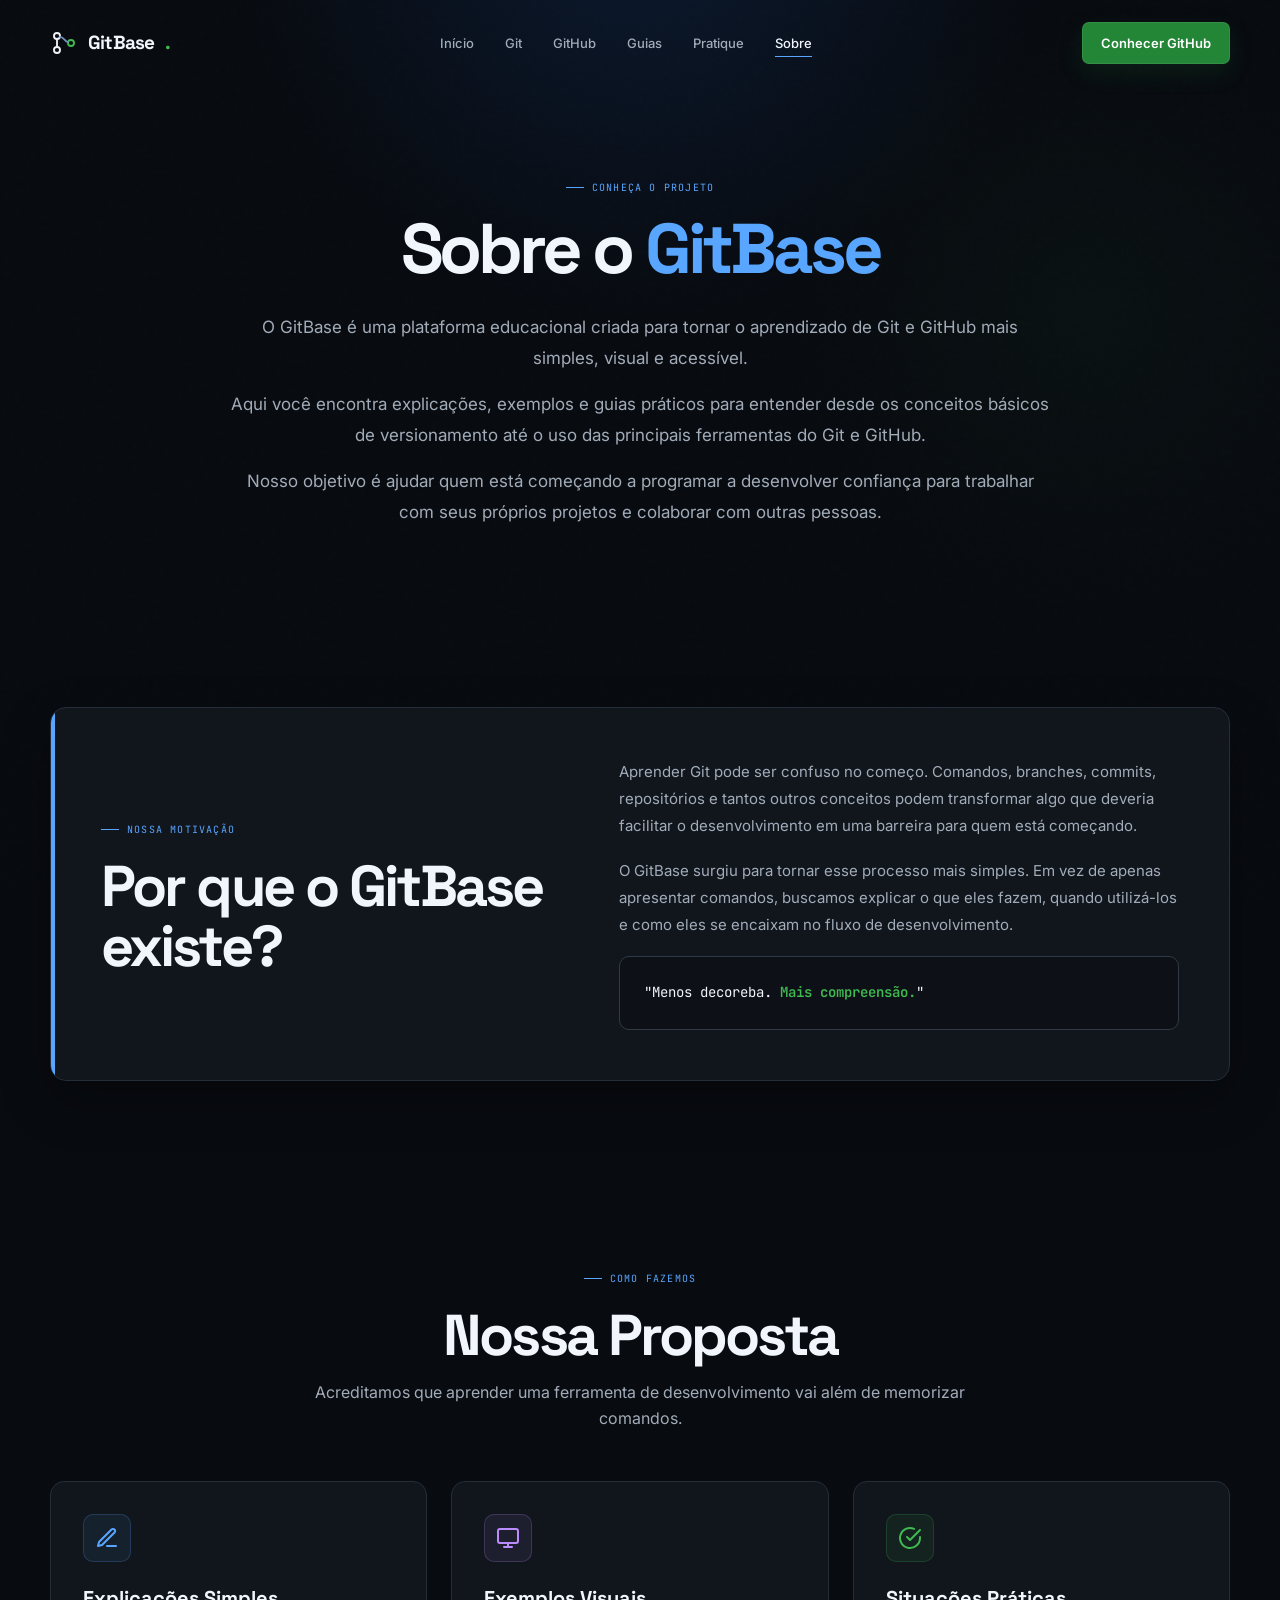
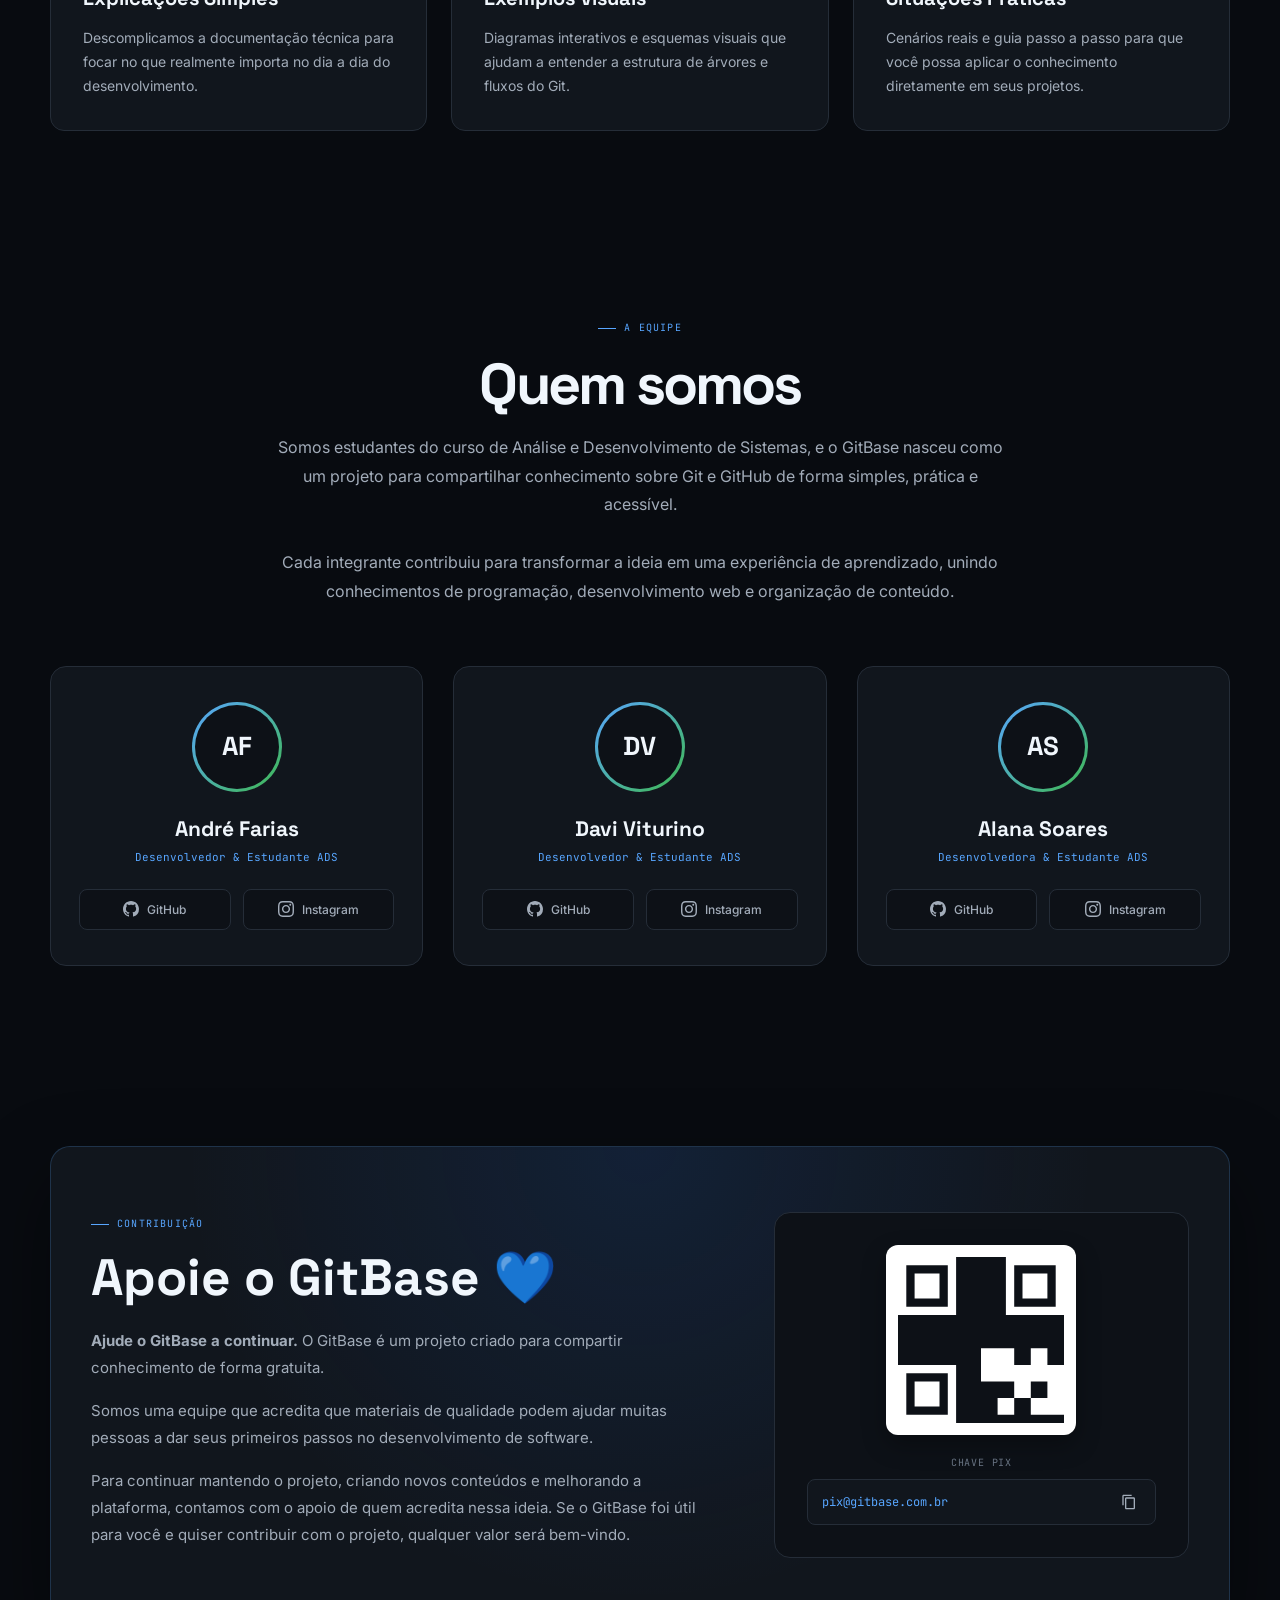
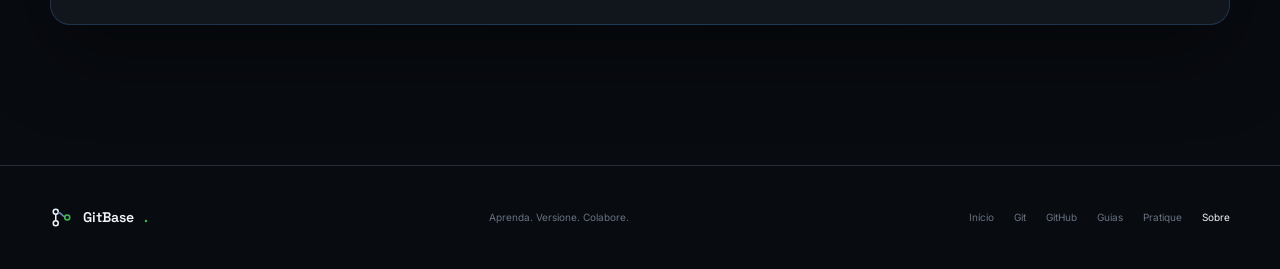
<file: modelos/page_sobre/gemini.html>
<!doctype html>
<html lang="pt-BR">
  <head>
    <meta charset="UTF-8" />
    <meta name="viewport" content="width=device-width, initial-scale=1.0" />

    <title>GitBase — Sobre Nós</title>

    <meta
      name="description"
      content="Conheça o GitBase, nossa missão, visão e a equipe por trás da plataforma educacional de Git e GitHub."
    />

    <link rel="preconnect" href="https://fonts.googleapis.com" />
    <link rel="preconnect" href="https://fonts.gstatic.com" crossorigin />

    <link
      href="https://fonts.googleapis.com/css2?family=Inter:wght@400;500;600;700;800&family=JetBrains+Mono:wght@400;500;600&family=Space+Grotesk:wght@400;500;600;700&display=swap"
      rel="stylesheet"
    />

    <style>
      /* =========================================================
       ROOT
    ========================================================= */

      :root {
        --bg: #080b10;
        --bg-soft: #0d1117;
        --surface: #11161d;
        --surface-2: #161c24;
        --card: #151b23;

        --border: #252d38;
        --border-light: #303946;

        --text: #f0f6fc;
        --text-2: #a2acb9;
        --text-3: #687382;

        --blue: #58a6ff;
        --blue-2: #1f6feb;

        --green: #3fb950;
        --green-2: #238636;

        --purple: #bc8cff;
        --orange: #f0883e;
        --red: #ff7b72;

        --display: "Space Grotesk", sans-serif;
        --sans: "Inter", sans-serif;
        --mono: "JetBrains Mono", monospace;

        --container: 1180px;

        --ease: cubic-bezier(0.16, 1, 0.3, 1);
      }

      /* =========================================================
       RESET
    ========================================================= */

      * {
        margin: 0;
        padding: 0;
        box-sizing: border-box;
      }

      html {
        scroll-behavior: smooth;
        color-scheme: dark;
      }

      body {
        background: var(--bg);
        color: var(--text);
        font-family: var(--sans);
        line-height: 1.6;
        overflow-x: hidden;
        -webkit-font-smoothing: antialiased;
      }

      body.menu-open {
        overflow: hidden;
      }

      a {
        color: inherit;
        text-decoration: none;
      }

      button {
        font-family: inherit;
      }

      .container {
        width: min(var(--container), calc(100% - 64px));
        margin: auto;
      }

      /* =========================================================
       GLOBAL BACKGROUND
    ========================================================= */

      .page-bg {
        position: fixed;
        inset: 0;
        z-index: -5;
        pointer-events: none;

        background:
          radial-gradient(
            circle at 50% -10%,
            rgba(31, 111, 235, 0.14),
            transparent 35%
          ),
          radial-gradient(
            circle at 85% 35%,
            rgba(63, 185, 80, 0.04),
            transparent 25%
          ),
          var(--bg);
      }

      .grid-bg {
        position: fixed;
        inset: 0;
        z-index: -4;

        opacity: 0.28;

        pointer-events: none;

        background-image:
          linear-gradient(rgba(255, 255, 255, 0.025) 1px, transparent 1px),
          linear-gradient(
            90deg,
            rgba(255, 255, 255, 0.025) 1px,
            transparent 1px
          );

        background-size: 60px 60px;

        mask-image: linear-gradient(to bottom, black, transparent 85%);
      }

      .noise {
        position: fixed;
        inset: 0;
        z-index: -3;

        opacity: 0.025;

        pointer-events: none;

        background-image: url("data:image/svg+xml,%3Csvg viewBox='0 0 180 180' xmlns='http://www.w3.org/2000/svg'%3E%3Cfilter id='n'%3E%3CfeTurbulence type='fractalNoise' baseFrequency='.9' numOctaves='3' stitchTiles='stitch'/%3E%3C/filter%3E%3Crect width='100%25' height='100%25' filter='url(%23n)' opacity='.5'/%3E%3C/svg%3E");
      }

      /* =========================================================
       NAVBAR
    ========================================================= */

      .navbar {
        position: fixed;
        top: 0;
        left: 0;
        right: 0;
        z-index: 1000;

        padding: 22px 0;

        border-bottom: 1px solid transparent;

        transition:
          padding 0.35s var(--ease),
          background 0.35s ease,
          border 0.35s ease,
          backdrop-filter 0.35s ease;
      }

      .navbar.scrolled {
        padding: 13px 0;

        background: rgba(8, 11, 16, 0.76);

        backdrop-filter: blur(18px) saturate(140%);
        -webkit-backdrop-filter: blur(18px) saturate(140%);

        border-color: var(--border);
      }

      .nav-inner {
        display: flex;
        align-items: center;
        justify-content: space-between;
      }

      .logo {
        display: flex;
        align-items: center;
        gap: 10px;

        font-family: var(--display);
        font-weight: 700;
        font-size: 19px;

        letter-spacing: -0.04em;
      }

      .logo-mark {
        width: 28px;
        height: 28px;
      }

      .logo-dot {
        color: var(--green);
      }

      .nav-links {
        display: flex;
        gap: 31px;

        list-style: none;
      }

      .nav-links a {
        position: relative;

        color: var(--text-2);

        font-size: 13px;
        font-weight: 500;

        transition: color 0.25s ease;
      }

      .nav-links a::after {
        content: "";

        position: absolute;

        left: 0;
        bottom: -6px;

        width: 0;
        height: 1px;

        background: var(--blue);

        transition: width 0.25s ease;
      }

      .nav-links a:hover,
      .nav-links a.active {
        color: var(--text);
      }

      .nav-links a:hover::after,
      .nav-links a.active::after {
        width: 100%;
      }

      .nav-actions {
        display: flex;
        align-items: center;

        gap: 12px;
      }

      .btn {
        display: inline-flex;
        align-items: center;
        justify-content: center;

        min-height: 42px;

        padding: 0 18px;

        border-radius: 7px;

        font-size: 13px;
        font-weight: 600;

        border: 1px solid transparent;

        cursor: pointer;

        transition:
          transform 0.25s var(--ease),
          background 0.25s ease,
          border 0.25s ease,
          box-shadow 0.25s ease;
      }

      .btn:hover {
        transform: translateY(-2px);
      }

      .btn-primary {
        background: var(--green-2);

        color: white;

        border-color: rgba(255, 255, 255, 0.08);

        box-shadow: 0 8px 25px rgba(35, 134, 54, 0.15);
      }

      .btn-primary:hover {
        background: #2ea043;

        box-shadow: 0 12px 30px rgba(35, 134, 54, 0.25);
      }

      .btn-secondary {
        background: rgba(255, 255, 255, 0.025);

        border-color: var(--border-light);

        color: var(--text);
      }

      .btn-secondary:hover {
        background: var(--surface-2);
      }

      .hamburger {
        display: none;

        width: 42px;
        height: 42px;

        border: 1px solid var(--border);

        background: var(--surface);

        border-radius: 7px;

        cursor: pointer;
      }

      .hamburger span {
        display: block;

        width: 18px;
        height: 2px;

        margin: 4px auto;

        background: var(--text);

        transition: 0.25s ease;
      }

      /* =========================================================
       MOBILE MENU
    ========================================================= */

      .mobile-menu {
        position: fixed;

        inset: 0;

        z-index: 999;

        display: none;

        flex-direction: column;

        align-items: center;

        justify-content: center;

        gap: 25px;

        background: rgba(8, 11, 16, 0.97);

        backdrop-filter: blur(20px);
      }

      .mobile-menu.active {
        display: flex;
      }

      .mobile-menu a {
        font-family: var(--display);

        font-size: 25px;

        color: var(--text-2);
      }

      .mobile-menu a:hover,
      .mobile-menu a.active {
        color: var(--text);
      }

      /* =========================================================
       SECTION COMMON
    ========================================================= */

      section {
        position: relative;
      }

      .section-kicker {
        display: inline-flex;
        align-items: center;

        gap: 8px;

        color: var(--blue);

        font-family: var(--mono);

        font-size: 10px;

        letter-spacing: 0.12em;

        margin-bottom: 18px;
      }

      .section-kicker::before {
        content: "";

        width: 18px;
        height: 1px;

        background: var(--blue);
      }

      .section-title {
        font-family: var(--display);

        font-size: clamp(2.3rem, 4.5vw, 3.8rem);

        line-height: 1.05;

        letter-spacing: -0.05em;
      }

      /* =========================================================
       1. PRESENTATION (CLEAN HERO)
    ========================================================= */

      .about-hero {
        padding-top: 170px;

        padding-bottom: 90px;

        text-align: center;
      }

      .about-hero-content {
        max-width: 820px;

        margin: 0 auto;
      }

      .about-hero h1 {
        font-family: var(--display);

        font-size: clamp(3rem, 5.5vw, 4.8rem);

        line-height: 1;

        letter-spacing: -0.06em;

        margin-bottom: 28px;
      }

      .about-hero h1 span {
        color: var(--blue);
      }

      .about-hero-text {
        color: var(--text-2);

        font-size: 17px;

        line-height: 1.8;

        display: flex;

        flex-direction: column;

        gap: 16px;
      }

      /* =========================================================
       2. POR QUE O GITBASE EXISTE?
    ========================================================= */

      .why-section {
        padding: 90px 0;
      }

      .why-card {
        padding: 50px;

        border: 1px solid var(--border);

        border-radius: 16px;

        background: var(--surface);

        position: relative;

        overflow: hidden;

        box-shadow: 0 20px 50px rgba(0, 0, 0, 0.3);
      }

      .why-card::before {
        content: "";

        position: absolute;

        top: 0;

        left: 0;

        width: 4px;

        height: 100%;

        background: var(--blue);
      }

      .why-grid {
        display: grid;

        grid-template-columns: 0.9fr 1.1fr;

        gap: 60px;

        align-items: center;
      }

      .why-text p {
        color: var(--text-2);

        font-size: 15px;

        line-height: 1.8;

        margin-bottom: 18px;
      }

      .why-highlight {
        padding: 24px;

        border: 1px solid var(--border-light);

        border-radius: 10px;

        background: var(--bg-soft);

        font-family: var(--mono);

        font-size: 14px;

        color: var(--text);

        line-height: 1.7;

        position: relative;
      }

      .why-highlight span {
        color: var(--green);

        font-weight: 600;
      }

      /* =========================================================
       3. NOSSA PROPOSTA
    ========================================================= */

      .proposal-section {
        padding: 90px 0;
      }

      .proposal-header {
        text-align: center;

        max-width: 700px;

        margin: 0 auto 50px;
      }

      .proposal-grid {
        display: grid;

        grid-template-columns: repeat(3, 1fr);

        gap: 24px;
      }

      .proposal-card {
        padding: 32px;

        border: 1px solid var(--border);

        border-radius: 14px;

        background: var(--surface);

        transition:
          transform 0.3s var(--ease),
          border-color 0.3s ease;
      }

      .proposal-card:hover {
        transform: translateY(-5px);

        border-color: rgba(88, 166, 255, 0.4);
      }

      .proposal-icon {
        width: 48px;

        height: 48px;

        display: flex;

        align-items: center;

        justify-content: center;

        border-radius: 10px;

        margin-bottom: 20px;

        background: rgba(88, 166, 255, 0.08);

        color: var(--blue);

        border: 1px solid rgba(88, 166, 255, 0.2);
      }

      .proposal-icon svg {
        width: 24px;

        height: 24px;
      }

      .proposal-card h3 {
        font-family: var(--display);

        font-size: 20px;

        margin-bottom: 12px;
      }

      .proposal-card p {
        color: var(--text-2);

        font-size: 14px;

        line-height: 1.7;
      }

      /* =========================================================
       4. QUEM SOMOS
    ========================================================= */

      .team-section {
        padding: 90px 0;
      }

      .team-header {
        text-align: center;

        max-width: 750px;

        margin: 0 auto 60px;
      }

      .team-header p {
        color: var(--text-2);

        font-size: 16px;

        line-height: 1.8;

        margin-top: 18px;
      }

      .team-grid {
        display: grid;

        grid-template-columns: repeat(3, 1fr);

        gap: 30px;
      }

      .team-card {
        padding: 35px 28px;

        border: 1px solid var(--border);

        border-radius: 16px;

        background: var(--surface);

        text-align: center;

        display: flex;

        flex-direction: column;

        align-items: center;

        transition:
          transform 0.3s var(--ease),
          border-color 0.3s ease,
          box-shadow 0.3s ease;
      }

      .team-card:hover {
        transform: translateY(-6px);

        border-color: var(--border-light);

        box-shadow: 0 20px 40px rgba(0, 0, 0, 0.4);
      }

      .avatar-wrapper {
        width: 90px;

        height: 90px;

        border-radius: 50%;

        margin-bottom: 20px;

        padding: 3px;

        background: linear-gradient(135deg, var(--blue), var(--green));

        display: flex;

        align-items: center;

        justify-content: center;
      }

      .avatar {
        width: 100%;

        height: 100%;

        border-radius: 50%;

        background: var(--bg-soft);

        display: flex;

        align-items: center;

        justify-content: center;

        font-family: var(--display);

        font-weight: 700;

        font-size: 26px;

        color: var(--text);

        overflow: hidden;
      }

      .avatar img {
        width: 100%;

        height: 100%;

        object-fit: cover;
      }

      .team-card h3 {
        font-family: var(--display);

        font-size: 21px;

        margin-bottom: 4px;
      }

      .team-role {
        font-family: var(--mono);

        font-size: 11px;

        color: var(--blue);

        margin-bottom: 22px;
      }

      .team-socials {
        display: flex;

        gap: 12px;

        width: 100%;
      }

      .social-link {
        flex: 1;

        display: flex;

        align-items: center;

        justify-content: center;

        gap: 8px;

        padding: 10px 0;

        border-radius: 8px;

        border: 1px solid var(--border);

        background: var(--bg-soft);

        font-size: 12px;

        font-weight: 500;

        color: var(--text-2);

        transition:
          background 0.2s ease,
          color 0.2s ease,
          border-color 0.2s ease;
      }

      .social-link:hover {
        background: var(--surface-2);

        color: var(--text);

        border-color: var(--border-light);
      }

      .social-link svg {
        width: 16px;

        height: 16px;

        fill: currentColor;
      }

      /* =========================================================
       5. APOIE O GITBASE 💙
    ========================================================= */

      .support-section {
        padding: 90px 0 140px;
      }

      .support-card {
        border: 1px solid rgba(88, 166, 255, 0.2);

        border-radius: 20px;

        background:
          radial-gradient(
            circle at 50% 0%,
            rgba(31, 111, 235, 0.12),
            transparent 60%
          ),
          var(--surface);

        padding: 60px 40px;

        box-shadow: 0 30px 80px rgba(0, 0, 0, 0.4);

        position: relative;

        overflow: hidden;
      }

      .support-grid {
        display: grid;

        grid-template-columns: 1.2fr 0.8fr;

        gap: 60px;

        align-items: center;
      }

      .support-info h2 {
        font-family: var(--display);

        font-size: clamp(2.2rem, 4vw, 3.2rem);

        line-height: 1.1;

        margin-bottom: 20px;
      }

      .support-info p {
        color: var(--text-2);

        font-size: 15px;

        line-height: 1.8;

        margin-bottom: 16px;
      }

      .support-pix-box {
        display: flex;

        flex-direction: column;

        align-items: center;

        padding: 32px;

        border: 1px solid var(--border);

        border-radius: 16px;

        background: var(--bg-soft);

        text-align: center;
      }

      .qr-wrapper {
        width: 190px;

        height: 190px;

        padding: 12px;

        background: #ffffff;

        border-radius: 12px;

        margin-bottom: 20px;

        display: flex;

        align-items: center;

        justify-content: center;

        box-shadow: 0 10px 25px rgba(0, 0, 0, 0.3);
      }

      .qr-wrapper img {
        width: 100%;

        height: 100%;

        object-fit: contain;
      }

      .pix-label {
        font-family: var(--mono);

        font-size: 10px;

        color: var(--text-3);

        text-transform: uppercase;

        letter-spacing: 0.08em;

        margin-bottom: 8px;
      }

      .pix-key-wrapper {
        display: flex;

        align-items: center;

        gap: 8px;

        width: 100%;

        padding: 10px 14px;

        border: 1px solid var(--border);

        border-radius: 8px;

        background: var(--surface);

        font-family: var(--mono);

        font-size: 12px;

        color: var(--blue);
      }

      .pix-key {
        overflow: hidden;

        text-overflow: ellipsis;

        white-space: nowrap;

        flex: 1;

        text-align: left;
      }

      .btn-copy {
        background: transparent;

        border: none;

        color: var(--text-2);

        cursor: pointer;

        padding: 4px;

        display: flex;

        align-items: center;

        justify-content: center;

        transition: color 0.2s ease;
      }

      .btn-copy:hover {
        color: var(--text);
      }

      .btn-copy svg {
        width: 16px;

        height: 16px;

        fill: currentColor;
      }

      /* =========================================================
       FOOTER
    ========================================================= */

      footer {
        padding: 40px 0;

        border-top: 1px solid var(--border);
      }

      .footer-inner {
        display: flex;

        align-items: center;

        justify-content: space-between;

        gap: 30px;
      }

      .footer-brand {
        display: flex;

        align-items: center;

        gap: 10px;

        font-family: var(--display);

        font-weight: 600;

        font-size: 14px;
      }

      .footer-brand span {
        color: var(--green);
      }

      .footer-copy {
        color: var(--text-3);

        font-size: 10px;
      }

      .footer-links {
        display: flex;

        gap: 20px;

        font-size: 10px;

        color: var(--text-3);
      }

      .footer-links a:hover,
      .footer-links a.active {
        color: var(--text);
      }

      /* =========================================================
       REVEAL
    ========================================================= */

      .reveal {
        opacity: 0;

        transform: translateY(35px);

        transition:
          opacity 0.8s ease,
          transform 0.8s var(--ease);
      }

      .reveal.visible {
        opacity: 1;

        transform: translateY(0);
      }

      /* =========================================================
       RESPONSIVE
    ========================================================= */

      @media (max-width: 1050px) {
        .why-grid,
        .support-grid {
          grid-template-columns: 1fr;

          gap: 40px;
        }

        .proposal-grid,
        .team-grid {
          grid-template-columns: repeat(2, 1fr);
        }
      }

      @media (max-width: 760px) {
        .container {
          width: min(var(--container), calc(100% - 40px));
        }

        .nav-links,
        .nav-actions .btn {
          display: none;
        }

        .hamburger {
          display: block;
        }

        .about-hero {
          padding-top: 130px;

          padding-bottom: 60px;
        }

        .why-card {
          padding: 30px 20px;
        }

        .proposal-grid,
        .team-grid {
          grid-template-columns: 1fr;
        }

        .support-card {
          padding: 35px 20px;
        }

        .footer-inner {
          flex-direction: column;

          text-align: center;
        }

        .footer-links {
          flex-wrap: wrap;

          justify-content: center;
        }
      }
    </style>
  </head>

  <body>
    <div class="page-bg"></div>
    <div class="grid-bg"></div>
    <div class="noise"></div>

    <!-- =========================================================
       NAVBAR
  ========================================================= -->

    <nav class="navbar" id="navbar">
      <div class="container nav-inner">
        <a href="index.html" class="logo">
          <svg class="logo-mark" viewBox="0 0 24 24" fill="none">
            <circle cx="6" cy="6" r="2.6" stroke="#eef2f6" stroke-width="1.6" />

            <circle
              cx="6"
              cy="18"
              r="2.6"
              stroke="#eef2f6"
              stroke-width="1.6"
            />

            <circle
              cx="18"
              cy="12"
              r="2.6"
              stroke="#3fb950"
              stroke-width="1.6"
            />

            <path d="M6 8.6V15.4" stroke="#eef2f6" stroke-width="1.6" />

            <path
              d="M8.6 6.8C11.5 6.8 12 9.6 15.4 11.4"
              stroke="#6e93bd"
              stroke-width="1.6"
              stroke-linecap="round"
            />
          </svg>

          GitBase<span class="logo-dot">.</span>
        </a>

        <ul class="nav-links">
          <li>
            <a href="index.html">Início</a>
          </li>

          <li>
            <a href="git.html">Git</a>
          </li>

          <li>
            <a href="github.html">GitHub</a>
          </li>

          <li>
            <a href="guias.html">Guias</a>
          </li>

          <li>
            <a href="pratique.html">Pratique</a>
          </li>

          <li>
            <a href="sobre.html" class="active">Sobre</a>
          </li>
        </ul>

        <div class="nav-actions">
          <a href="github.html" class="btn btn-primary"> Conhecer GitHub </a>

          <button class="hamburger" id="hamburger" aria-label="Abrir menu">
            <span></span>
            <span></span>
            <span></span>
          </button>
        </div>
      </div>
    </nav>

    <!-- =========================================================
       MOBILE MENU
  ========================================================= -->

    <div class="mobile-menu" id="mobileMenu">
      <a href="index.html">Início</a>
      <a href="git.html">Git</a>
      <a href="github.html">GitHub</a>
      <a href="guias.html">Guias</a>
      <a href="pratique.html">Pratique</a>
      <a href="sobre.html" class="active">Sobre</a>
    </div>

    <!-- =========================================================
       MAIN CONTENT
  ========================================================= -->

    <main>
      <!-- 1. APRESENTAÇÃO -->
      <section class="about-hero container">
        <div class="about-hero-content">
          <span class="section-kicker">CONHEÇA O PROJETO</span>
          <h1>Sobre o <span>GitBase</span></h1>
          <div class="about-hero-text">
            <p>
              O GitBase é uma plataforma educacional criada para tornar o
              aprendizado de Git e GitHub mais simples, visual e acessível.
            </p>
            <p>
              Aqui você encontra explicações, exemplos e guias práticos para
              entender desde os conceitos básicos de versionamento até o uso das
              principais ferramentas do Git e GitHub.
            </p>
            <p>
              Nosso objetivo é ajudar quem está começando a programar a
              desenvolver confiança para trabalhar com seus próprios projetos e
              colaborar com outras pessoas.
            </p>
          </div>
        </div>
      </section>

      <!-- 2. POR QUE O GITBASE EXISTE? -->
      <section class="why-section reveal">
        <div class="container">
          <div class="why-card">
            <div class="why-grid">
              <div>
                <span class="section-kicker">NOSSA MOTIVAÇÃO</span>
                <h2 class="section-title">Por que o GitBase existe?</h2>
              </div>
              <div class="why-text">
                <p>
                  Aprender Git pode ser confuso no começo. Comandos, branches,
                  commits, repositórios e tantos outros conceitos podem
                  transformar algo que deveria facilitar o desenvolvimento em
                  uma barreira para quem está começando.
                </p>
                <p>
                  O GitBase surgiu para tornar esse processo mais simples. Em
                  vez de apenas apresentar comandos, buscamos explicar o que
                  eles fazem, quando utilizá-los e como eles se encaixam no
                  fluxo de desenvolvimento.
                </p>
                <div class="why-highlight">
                  "Menos decoreba. <span>Mais compreensão.</span>"
                </div>
              </div>
            </div>
          </div>
        </div>
      </section>

      <!-- 3. NOSSA PROPOSTA -->
      <section class="proposal-section reveal">
        <div class="container">
          <div class="proposal-header">
            <span class="section-kicker">COMO FAZEMOS</span>
            <h2 class="section-title">Nossa Proposta</h2>
            <p style="color: var(--text-2); margin-top: 15px">
              Acreditamos que aprender uma ferramenta de desenvolvimento vai
              além de memorizar comandos.
            </p>
          </div>

          <div class="proposal-grid">
            <div class="proposal-card">
              <div class="proposal-icon">
                <svg
                  viewBox="0 0 24 24"
                  fill="none"
                  stroke="currentColor"
                  stroke-width="2"
                  stroke-linecap="round"
                  stroke-linejoin="round"
                >
                  <path d="M12 20h9"></path>
                  <path
                    d="M16.5 3.5a2.121 2.121 0 0 1 3 3L7 19l-4 1 1-4L16.5 3.5z"
                  ></path>
                </svg>
              </div>
              <h3>Explicações Simples</h3>
              <p>
                Descomplicamos a documentação técnica para focar no que
                realmente importa no dia a dia do desenvolvimento.
              </p>
            </div>

            <div class="proposal-card">
              <div
                class="proposal-icon"
                style="
                  color: var(--purple);
                  background: rgba(188, 140, 255, 0.08);
                  border-color: rgba(188, 140, 255, 0.2);
                "
              >
                <svg
                  viewBox="0 0 24 24"
                  fill="none"
                  stroke="currentColor"
                  stroke-width="2"
                  stroke-linecap="round"
                  stroke-linejoin="round"
                >
                  <rect x="2" y="3" width="20" height="14" rx="2" ry="2"></rect>
                  <line x1="8" y1="21" x2="16" y2="21"></line>
                  <line x1="12" y1="17" x2="12" y2="21"></line>
                </svg>
              </div>
              <h3>Exemplos Visuais</h3>
              <p>
                Diagramas interativos e esquemas visuais que ajudam a entender a
                estrutura de árvores e fluxos do Git.
              </p>
            </div>

            <div class="proposal-card">
              <div
                class="proposal-icon"
                style="
                  color: var(--green);
                  background: rgba(63, 185, 80, 0.08);
                  border-color: rgba(63, 185, 80, 0.2);
                "
              >
                <svg
                  viewBox="0 0 24 24"
                  fill="none"
                  stroke="currentColor"
                  stroke-width="2"
                  stroke-linecap="round"
                  stroke-linejoin="round"
                >
                  <path d="M22 11.08V12a10 10 0 1 1-5.93-9.14"></path>
                  <polyline points="22 4 12 14.01 9 11.01"></polyline>
                </svg>
              </div>
              <h3>Situações Práticas</h3>
              <p>
                Cenários reais e guia passo a passo para que você possa aplicar
                o conhecimento diretamente em seus projetos.
              </p>
            </div>
          </div>
        </div>
      </section>

      <!-- 4. QUEM SOMOS -->
      <section class="team-section reveal">
        <div class="container">
          <div class="team-header">
            <span class="section-kicker">A EQUIPE</span>
            <h2 class="section-title">Quem somos</h2>
            <p>
              Somos estudantes do curso de Análise e Desenvolvimento de
              Sistemas, e o GitBase nasceu como um projeto para compartilhar
              conhecimento sobre Git e GitHub de forma simples, prática e
              acessível.
              <br /><br />
              Cada integrante contribuiu para transformar a ideia em uma
              experiência de aprendizado, unindo conhecimentos de programação,
              desenvolvimento web e organização de conteúdo.
            </p>
          </div>

          <div class="team-grid">
            <!-- CARDE 1: André Farias -->
            <div class="team-card">
              <div class="avatar-wrapper">
                <div class="avatar">AF</div>
              </div>
              <h3>André Farias</h3>
              <span class="team-role">Desenvolvedor & Estudante ADS</span>
              <div class="team-socials">
                <a
                  href="https://github.com"
                  target="_blank"
                  rel="noopener noreferrer"
                  class="social-link"
                >
                  <svg viewBox="0 0 24 24">
                    <path
                      d="M12 0C5.37 0 0 5.37 0 12c0 5.31 3.435 9.795 8.205 11.385.6.105.825-.255.825-.57 0-.285-.015-1.23-.015-2.235-3.015.555-3.795-.735-4.035-1.41-.135-.345-.72-1.41-1.23-1.695-.42-.225-1.02-.78-.015-.795.945-.015 1.62.87 1.845 1.23 1.08 1.815 2.805 1.305 3.495.99.105-.78.42-1.305.765-1.605-2.67-.3-5.46-1.335-5.46-5.925 0-1.305.465-2.385 1.23-3.225-.12-.3-.54-1.53.12-3.18 0 0 1.005-.315 3.3 1.23.96-.27 1.98-.405 3-.405s2.04.135 3 .405c2.295-1.56 3.3-1.23 3.3-1.23.66 1.65.24 2.88.12 3.18.765.84 1.23 1.905 1.23 3.225 0 4.605-2.805 5.625-5.475 5.925.435.375.81 1.095.81 2.22 0 1.605-.015 2.895-.015 3.3 0 .315.225.69.825.57A12.02 12.02 0 0024 12c0-6.63-5.37-12-12-12z"
                    />
                  </svg>
                  GitHub
                </a>
                <a
                  href="https://instagram.com"
                  target="_blank"
                  rel="noopener noreferrer"
                  class="social-link"
                >
                  <svg viewBox="0 0 24 24">
                    <path
                      d="M12 2.163c3.204 0 3.584.012 4.85.07 3.252.148 4.771 1.691 4.919 4.919.058 1.265.069 1.645.069 4.849 0 3.205-.012 3.584-.069 4.849-.149 3.225-1.664 4.771-4.919 4.919-1.266.058-1.644.07-4.85.07-3.204 0-3.584-.012-4.849-.07-3.26-.149-4.771-1.699-4.919-4.92-.058-1.265-.07-1.644-.07-4.849 0-3.204.013-3.583.07-4.849.149-3.227 1.664-4.771 4.919-4.919 1.266-.057 1.645-.069 4.849-.069zm0-2.163c-3.259 0-3.667.014-4.947.072-4.358.2-6.78 2.618-6.98 6.98-.059 1.281-.073 1.689-.073 4.948 0 3.259.014 3.668.072 4.948.2 4.358 2.618 6.78 6.98 6.98 1.281.058 1.689.072 4.948.072 3.259 0 3.668-.014 4.948-.072 4.354-.2 6.782-2.618 6.979-6.98.059-1.28.073-1.689.073-4.948 0-3.259-.014-3.667-.072-4.947-.196-4.354-2.617-6.78-6.979-6.98-1.281-.059-1.69-.073-4.949-.073zm0 5.838c-3.403 0-6.162 2.759-6.162 6.162s2.759 6.163 6.162 6.163 6.162-2.759 6.162-6.163c0-3.403-2.759-6.162-6.162-6.162zm0 10.162c-2.209 0-4-1.79-4-4 0-2.209 1.791-4 4-4s4 1.791 4 4c0 2.21-1.791 4-4 4zm6.406-11.845c-.796 0-1.441.645-1.441 1.44s.645 1.44 1.441 1.44c.795 0 1.439-.645 1.439-1.44s-.644-1.44-1.439-1.44z"
                    />
                  </svg>
                  Instagram
                </a>
              </div>
            </div>

            <!-- CARDE 2: Davi Viturino -->
            <div class="team-card">
              <div class="avatar-wrapper">
                <div class="avatar">DV</div>
              </div>
              <h3>Davi Viturino</h3>
              <span class="team-role">Desenvolvedor & Estudante ADS</span>
              <div class="team-socials">
                <a
                  href="https://github.com"
                  target="_blank"
                  rel="noopener noreferrer"
                  class="social-link"
                >
                  <svg viewBox="0 0 24 24">
                    <path
                      d="M12 0C5.37 0 0 5.37 0 12c0 5.31 3.435 9.795 8.205 11.385.6.105.825-.255.825-.57 0-.285-.015-1.23-.015-2.235-3.015.555-3.795-.735-4.035-1.41-.135-.345-.72-1.41-1.23-1.695-.42-.225-1.02-.78-.015-.795.945-.015 1.62.87 1.845 1.23 1.08 1.815 2.805 1.305 3.495.99.105-.78.42-1.305.765-1.605-2.67-.3-5.46-1.335-5.46-5.925 0-1.305.465-2.385 1.23-3.225-.12-.3-.54-1.53.12-3.18 0 0 1.005-.315 3.3 1.23.96-.27 1.98-.405 3-.405s2.04.135 3 .405c2.295-1.56 3.3-1.23 3.3-1.23.66 1.65.24 2.88.12 3.18.765.84 1.23 1.905 1.23 3.225 0 4.605-2.805 5.625-5.475 5.925.435.375.81 1.095.81 2.22 0 1.605-.015 2.895-.015 3.3 0 .315.225.69.825.57A12.02 12.02 0 0024 12c0-6.63-5.37-12-12-12z"
                    />
                  </svg>
                  GitHub
                </a>
                <a
                  href="https://instagram.com"
                  target="_blank"
                  rel="noopener noreferrer"
                  class="social-link"
                >
                  <svg viewBox="0 0 24 24">
                    <path
                      d="M12 2.163c3.204 0 3.584.012 4.85.07 3.252.148 4.771 1.691 4.919 4.919.058 1.265.069 1.645.069 4.849 0 3.205-.012 3.584-.069 4.849-.149 3.225-1.664 4.771-4.919 4.919-1.266.058-1.644.07-4.85.07-3.204 0-3.584-.012-4.849-.07-3.26-.149-4.771-1.699-4.919-4.92-.058-1.265-.07-1.644-.07-4.849 0-3.204.013-3.583.07-4.849.149-3.227 1.664-4.771 4.919-4.919 1.266-.057 1.645-.069 4.849-.069zm0-2.163c-3.259 0-3.667.014-4.947.072-4.358.2-6.78 2.618-6.98 6.98-.059 1.281-.073 1.689-.073 4.948 0 3.259.014 3.668.072 4.948.2 4.358 2.618 6.78 6.98 6.98 1.281.058 1.689.072 4.948.072 3.259 0 3.668-.014 4.948-.072 4.354-.2 6.782-2.618 6.979-6.98.059-1.28.073-1.689.073-4.948 0-3.259-.014-3.667-.072-4.947-.196-4.354-2.617-6.78-6.979-6.98-1.281-.059-1.69-.073-4.949-.073zm0 5.838c-3.403 0-6.162 2.759-6.162 6.162s2.759 6.163 6.162 6.163 6.162-2.759 6.162-6.163c0-3.403-2.759-6.162-6.162-6.162zm0 10.162c-2.209 0-4-1.79-4-4 0-2.209 1.791-4 4-4s4 1.791 4 4c0 2.21-1.791 4-4 4zm6.406-11.845c-.796 0-1.441.645-1.441 1.44s.645 1.44 1.441 1.44c.795 0 1.439-.645 1.439-1.44s-.644-1.44-1.439-1.44z"
                    />
                  </svg>
                  Instagram
                </a>
              </div>
            </div>

            <!-- CARDE 3: Alana Soares -->
            <div class="team-card">
              <div class="avatar-wrapper">
                <div class="avatar">AS</div>
              </div>
              <h3>Alana Soares</h3>
              <span class="team-role">Desenvolvedora & Estudante ADS</span>
              <div class="team-socials">
                <a
                  href="https://github.com"
                  target="_blank"
                  rel="noopener noreferrer"
                  class="social-link"
                >
                  <svg viewBox="0 0 24 24">
                    <path
                      d="M12 0C5.37 0 0 5.37 0 12c0 5.31 3.435 9.795 8.205 11.385.6.105.825-.255.825-.57 0-.285-.015-1.23-.015-2.235-3.015.555-3.795-.735-4.035-1.41-.135-.345-.72-1.41-1.23-1.695-.42-.225-1.02-.78-.015-.795.945-.015 1.62.87 1.845 1.23 1.08 1.815 2.805 1.305 3.495.99.105-.78.42-1.305.765-1.605-2.67-.3-5.46-1.335-5.46-5.925 0-1.305.465-2.385 1.23-3.225-.12-.3-.54-1.53.12-3.18 0 0 1.005-.315 3.3 1.23.96-.27 1.98-.405 3-.405s2.04.135 3 .405c2.295-1.56 3.3-1.23 3.3-1.23.66 1.65.24 2.88.12 3.18.765.84 1.23 1.905 1.23 3.225 0 4.605-2.805 5.625-5.475 5.925.435.375.81 1.095.81 2.22 0 1.605-.015 2.895-.015 3.3 0 .315.225.69.825.57A12.02 12.02 0 0024 12c0-6.63-5.37-12-12-12z"
                    />
                  </svg>
                  GitHub
                </a>
                <a
                  href="https://instagram.com"
                  target="_blank"
                  rel="noopener noreferrer"
                  class="social-link"
                >
                  <svg viewBox="0 0 24 24">
                    <path
                      d="M12 2.163c3.204 0 3.584.012 4.85.07 3.252.148 4.771 1.691 4.919 4.919.058 1.265.069 1.645.069 4.849 0 3.205-.012 3.584-.069 4.849-.149 3.225-1.664 4.771-4.919 4.919-1.266.058-1.644.07-4.85.07-3.204 0-3.584-.012-4.849-.07-3.26-.149-4.771-1.699-4.919-4.92-.058-1.265-.07-1.644-.07-4.849 0-3.204.013-3.583.07-4.849.149-3.227 1.664-4.771 4.919-4.919 1.266-.057 1.645-.069 4.849-.069zm0-2.163c-3.259 0-3.667.014-4.947.072-4.358.2-6.78 2.618-6.98 6.98-.059 1.281-.073 1.689-.073 4.948 0 3.259.014 3.668.072 4.948.2 4.358 2.618 6.78 6.98 6.98 1.281.058 1.689.072 4.948.072 3.259 0 3.668-.014 4.948-.072 4.354-.2 6.782-2.618 6.979-6.98.059-1.28.073-1.689.073-4.948 0-3.259-.014-3.667-.072-4.947-.196-4.354-2.617-6.78-6.979-6.98-1.281-.059-1.69-.073-4.949-.073zm0 5.838c-3.403 0-6.162 2.759-6.162 6.162s2.759 6.163 6.162 6.163 6.162-2.759 6.162-6.163c0-3.403-2.759-6.162-6.162-6.162zm0 10.162c-2.209 0-4-1.79-4-4 0-2.209 1.791-4 4-4s4 1.791 4 4c0 2.21-1.791 4-4 4zm6.406-11.845c-.796 0-1.441.645-1.441 1.44s.645 1.44 1.441 1.44c.795 0 1.439-.645 1.439-1.44s-.644-1.44-1.439-1.44z"
                    />
                  </svg>
                  Instagram
                </a>
              </div>
            </div>
          </div>
        </div>
      </section>

      <!-- 5. APOIE O GITBASE 💙 -->
      <section class="support-section reveal">
        <div class="container">
          <div class="support-card">
            <div class="support-grid">
              <div class="support-info">
                <span class="section-kicker">CONTRIBUIÇÃO</span>
                <h2>Apoie o GitBase 💙</h2>
                <p>
                  <strong>Ajude o GitBase a continuar.</strong> O GitBase é um
                  projeto criado para compartir conhecimento de forma gratuita.
                </p>
                <p>
                  Somos uma equipe que acredita que materiais de qualidade podem
                  ajudar muitas pessoas a dar seus primeiros passos no
                  desenvolvimento de software.
                </p>
                <p>
                  Para continuar mantendo o projeto, criando novos conteúdos e
                  melhorando a plataforma, contamos com o apoio de quem acredita
                  nessa ideia. Se o GitBase foi útil para você e quiser
                  contribuir com o projeto, qualquer valor será bem-vindo.
                </p>
              </div>

              <div class="support-pix-box">
                <div class="qr-wrapper">
                  <!-- Gerador SVG de QR Code genérico e limpo via inline/SVG data -->
                  <svg viewBox="0 0 100 100" width="100%" height="100%">
                    <path fill="#0d1117" d="M0 0h100v100H0z" />
                    <path
                      fill="#ffffff"
                      d="M0 0h35v35H0zm5 5v25h25V5zM10 10h15v15H10zm55-10h35v35H65zm5 5v25h25V5zM75 10h15v15H75zM0 65h35v35H0zm5 5v25h25V70zM10 75h15v15H10zm50-10h10v10H60zm10 10h10v10H70zm10-10h10v10H80zm10 10h10v10H90zm-30 10h10v10H60zm20 0h10v10H80zm10 0h10v10H90zm-40-30h10v10H50zm10 0h10v10H60zm20 0h10v10H80zm-30 10h10v10H50zm20 0h10v10H70zm20 0h10v10H90z"
                    />
                  </svg>
                </div>
                <span class="pix-label">Chave PIX</span>
                <div class="pix-key-wrapper">
                  <span class="pix-key" id="pixKey">pix@gitbase.com.br</span>
                  <button
                    class="btn-copy"
                    id="copyBtn"
                    title="Copiar chave PIX"
                  >
                    <svg viewBox="0 0 24 24">
                      <path
                        d="M16 1H4c-1.1 0-2 .9-2 2v14h2V3h12V1zm3 4H8c-1.1 0-2 .9-2 2v14c0 1.1.9 2 2 2h11c1.1 0 2-.9 2-2V7c0-1.1-.9-2-2-2zm0 16H8V7h11v14z"
                      />
                    </svg>
                  </button>
                </div>
              </div>
            </div>
          </div>
        </div>
      </section>
    </main>

    <!-- =========================================================
       FOOTER
  ========================================================= -->

    <footer>
      <div class="container footer-inner">
        <div class="footer-brand">
          <svg width="23" height="23" viewBox="0 0 24 24" fill="none">
            <circle cx="6" cy="6" r="2.6" stroke="#eef2f6" stroke-width="1.6" />

            <circle
              cx="6"
              cy="18"
              r="2.6"
              stroke="#eef2f6"
              stroke-width="1.6"
            />

            <circle
              cx="18"
              cy="12"
              r="2.6"
              stroke="#3fb950"
              stroke-width="1.6"
            />

            <path d="M6 8.6V15.4" stroke="#eef2f6" stroke-width="1.6" />

            <path
              d="M8.6 6.8C11.5 6.8 12 9.6 15.4 11.4"
              stroke="#6e93bd"
              stroke-width="1.6"
              stroke-linecap="round"
            />
          </svg>

          GitBase<span>.</span>
        </div>

        <div class="footer-copy">Aprenda. Versione. Colabore.</div>

        <div class="footer-links">
          <a href="index.html">Início</a>

          <a href="git.html">Git</a>

          <a href="github.html">GitHub</a>

          <a href="guias.html">Guias</a>

          <a href="pratique.html">Pratique</a>

          <a href="sobre.html" class="active">Sobre</a>
        </div>
      </div>
    </footer>

    <!-- =========================================================
       JAVASCRIPT
    ========================================================= -->

    <script>
      /* =========================================================
       NAVBAR
    ========================================================= */

      const navbar = document.getElementById("navbar");

      window.addEventListener(
        "scroll",
        () => {
          if (window.scrollY > 40) {
            navbar.classList.add("scrolled");
          } else {
            navbar.classList.remove("scrolled");
          }
        },
        { passive: true },
      );

      /* =========================================================
       MOBILE MENU
    ========================================================= */

      const hamburger = document.getElementById("hamburger");

      const mobileMenu = document.getElementById("mobileMenu");

      hamburger.addEventListener("click", () => {
        mobileMenu.classList.toggle("active");

        document.body.classList.toggle("menu-open");
      });

      document.querySelectorAll(".mobile-menu a").forEach((link) => {
        link.addEventListener("click", () => {
          mobileMenu.classList.remove("active");

          document.body.classList.remove("menu-open");
        });
      });

      /* =========================================================
       SCROLL REVEAL
    ========================================================= */

      const revealElements = document.querySelectorAll(".reveal");

      const observer = new IntersectionObserver(
        (entries) => {
          entries.forEach((entry) => {
            if (entry.isIntersecting) {
              entry.target.classList.add("visible");

              observer.unobserve(entry.target);
            }
          });
        },
        {
          threshold: 0.12,
        },
      );

      revealElements.forEach((element) => observer.observe(element));

      /* =========================================================
       COPY PIX KEY
    ========================================================= */

      const copyBtn = document.getElementById("copyBtn");
      const pixKey = document.getElementById("pixKey").innerText;

      copyBtn.addEventListener("click", () => {
        navigator.clipboard.writeText(pixKey).then(() => {
          alert("Chave PIX copiada para a área de transferência!");
        });
      });
    </script>
  </body>
</html>
</file>
